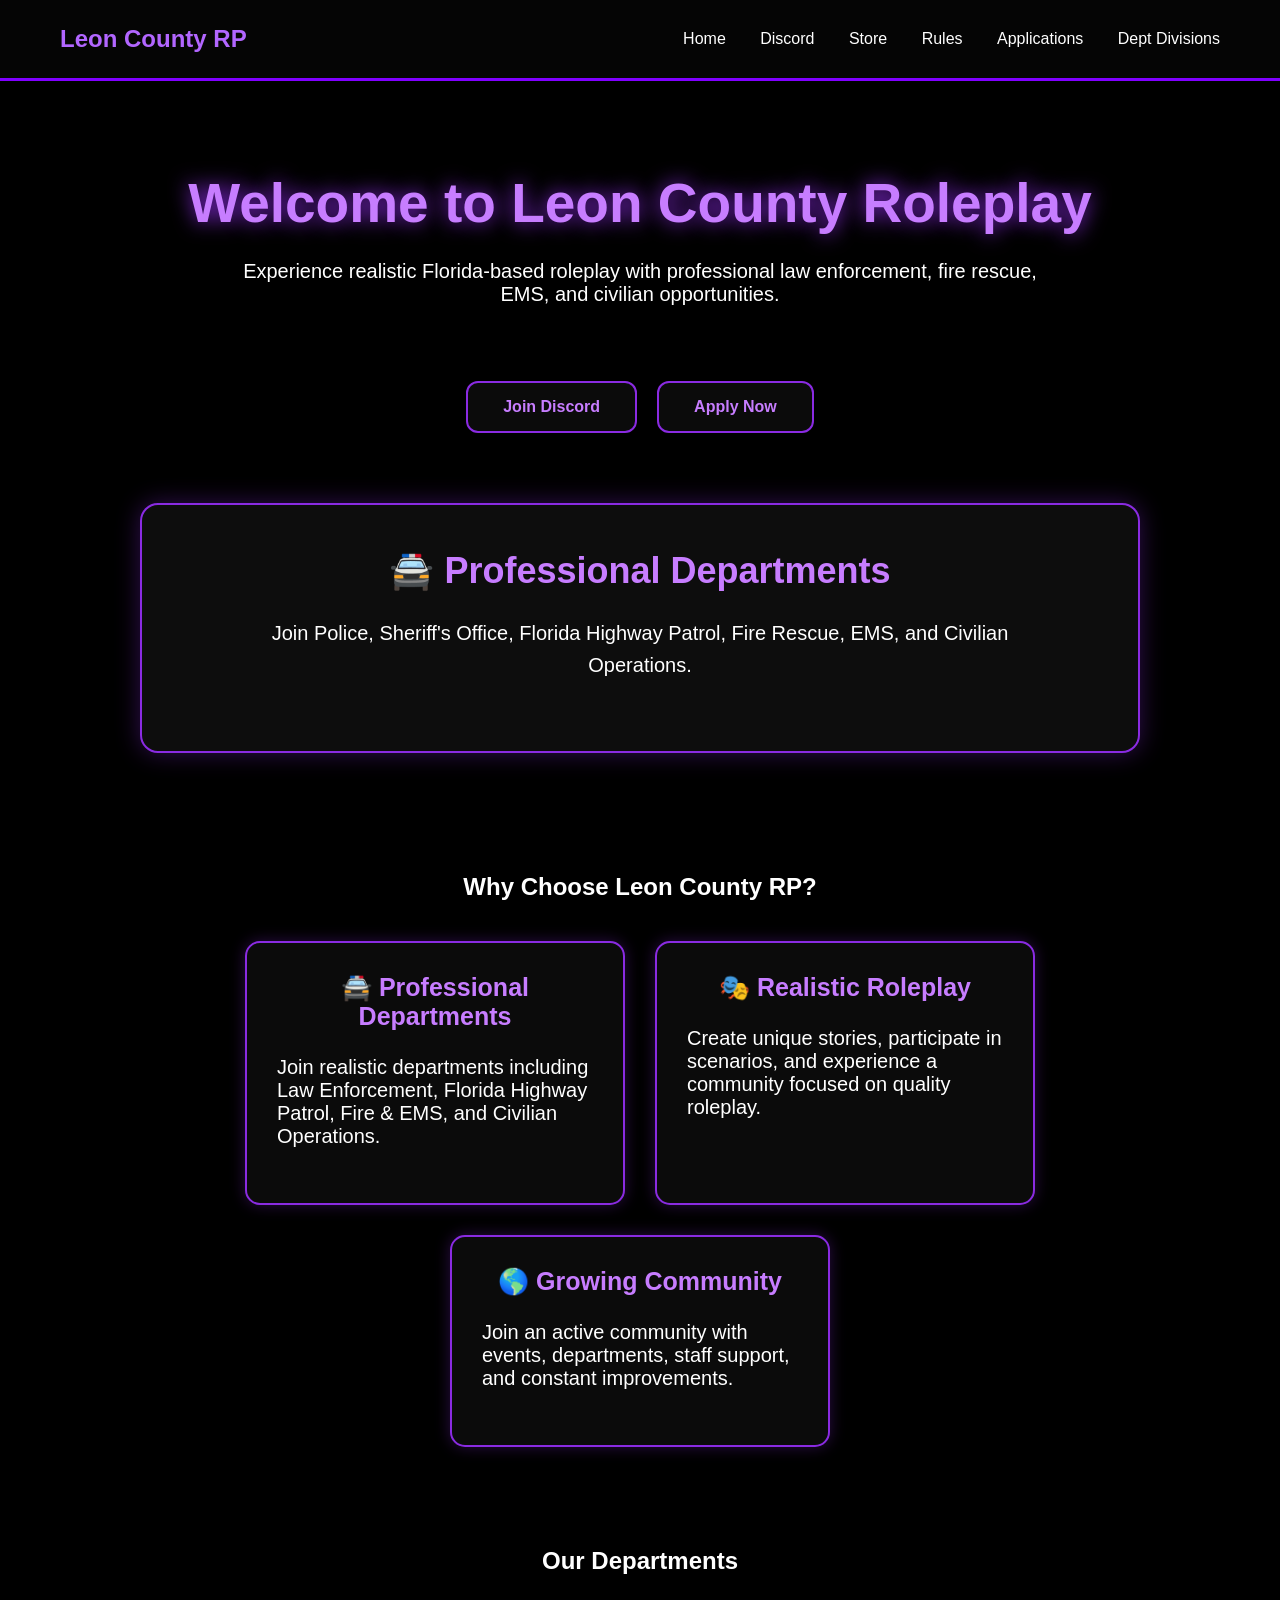
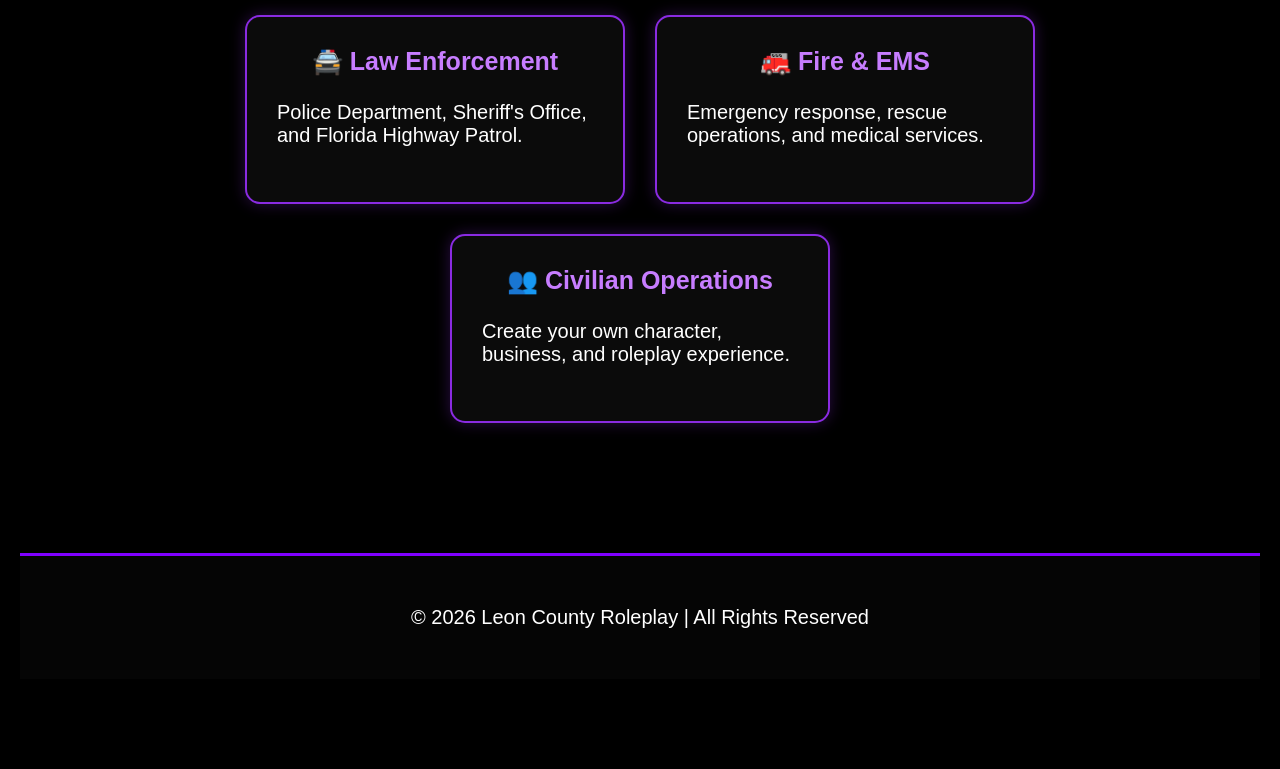
<file: index.html>
<!DOCTYPE html>
<html lang="en">

<head>
<link rel="icon" type="image/png" href="LeonCountyRPImage.png">
    
<meta charset="UTF-8">
<meta name="viewport" content="width=device-width, initial-scale=1.0">

<title>Leon County Roleplay</title>

<link rel="stylesheet" href="style.css">

</head>


<body>


<!-- NAVBAR -->

<nav class="navbar">

    <h1>Leon County RP</h1>

<div class="nav-links">

<a href="index.html">Home</a>

<a href="https://discord.gg/XZbQ9eDGBN" target="_blank">Discord</a>

<a href="store.html">Store</a>

<a href="rules.html">Rules</a>

<a href="applications.html">Applications</a>

<a href="divisions.html">Dept Divisions</a>

</div>

</nav>



<section class="hero">

    <h1>Welcome to Leon County Roleplay</h1>

    <p>
        Experience realistic Florida-based roleplay with professional law enforcement,
        fire rescue, EMS, and civilian opportunities.
    </p>

    <div class="hero-buttons">

        <a href="https://discord.gg/XZbQ9eDGBN" target="_blank" class="main-button">
            Join Discord
        </a>

        <a href="applications.html" class="main-button">
            Apply Now
        </a>

    </div>

<section class="info-banner">

    <div class="info-content">

        <h2 id="bannerTitle">🚔 Professional Departments</h2>

        <p id="bannerText">
            Join Police, Sheriff's Office, Florida Highway Patrol, Fire Rescue, EMS, and Civilian Operations.
        </p>

    </div>

</section>
<section class="division-page">

<h2>Why Choose Leon County RP?</h2>


<div class="division-container">


<div class="division-card">

<h3>🚔 Professional Departments</h3>

<p>
Join realistic departments including Law Enforcement,
Florida Highway Patrol, Fire & EMS, and Civilian Operations.
</p>

</div>



<div class="division-card">

<h3>🎭 Realistic Roleplay</h3>

<p>
Create unique stories, participate in scenarios, and experience
a community focused on quality roleplay.
</p>

</div>



<div class="division-card">

<h3>🌎 Growing Community</h3>

<p>
Join an active community with events, departments,
staff support, and constant improvements.
</p>

</div>


</div>

</section>





<section class="division-page">

<h2>Our Departments</h2>


<div class="division-container">


<div class="division-card">

<h3>🚔 Law Enforcement</h3>

<p>
Police Department, Sheriff's Office, and Florida Highway Patrol.
</p>

</div>



<div class="division-card">

<h3>🚒 Fire & EMS</h3>

<p>
Emergency response, rescue operations, and medical services.
</p>

</div>



<div class="division-card">

<h3>👥 Civilian Operations</h3>

<p>
Create your own character, business, and roleplay experience.
</p>

</div>


</div>

</section>



<!-- FOOTER -->


<footer>

<p>
© 2026 Leon County Roleplay | All Rights Reserved
</p>

</footer>



</body>

</html>
</file>
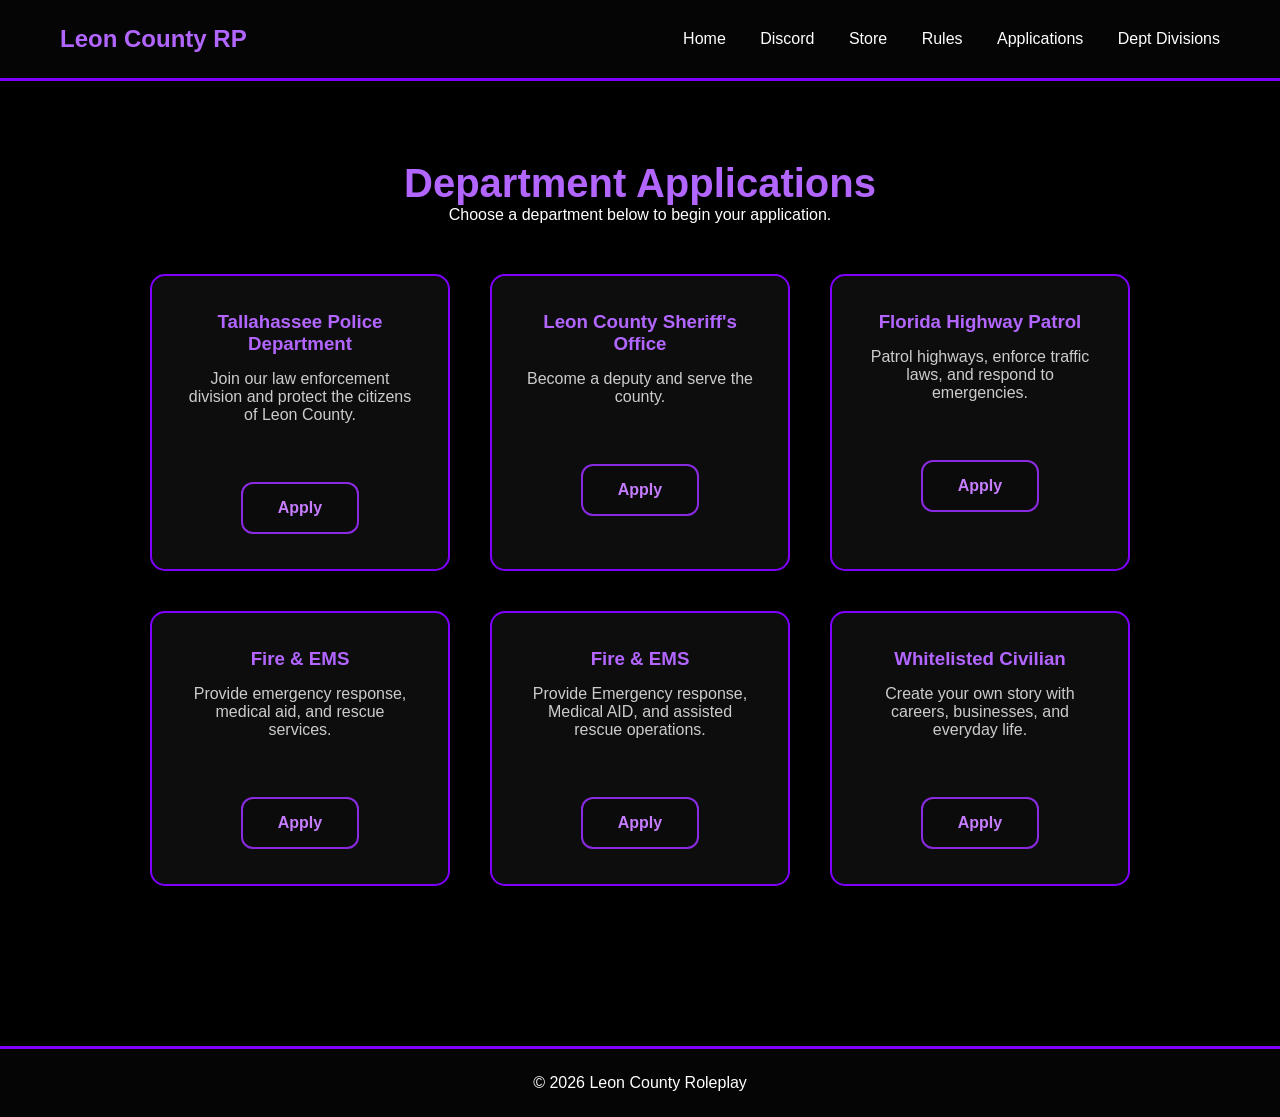
<file: applications.html>
<!DOCTYPE html>
<html lang="en">

<head>
<link rel="icon" type="image/png" href="LeonCountyRPImage.png">
    
<meta charset="UTF-8">
<meta name="viewport" content="width=device-width, initial-scale=1.0">

<title>Applications | Leon County RP</title>

<link rel="stylesheet" href="style.css">

</head>


<body>



<nav class="navbar">

    <h1>Leon County RP</h1>

<div class="nav-links">

<a href="index.html">Home</a>

<a href="https://discord.gg/XZbQ9eDGBN" target="_blank">Discord</a>

<a href="store.html">Store</a>

<a href="rules.html">Rules</a>

<a href="applications.html">Applications</a>

<a href="divisions.html">Dept Divisions</a>

</div>

</nav>




<section class="departments">


<h2>Department Applications</h2>

<p>
Choose a department below to begin your application.
</p>



<div class="cards">



<!-- POLICE -->

<div class="card">

<h3>Tallahassee Police Department</h3>

<p>
Join our law enforcement division and protect the citizens of Leon County.
</p>

<br>

<a class="main-button" href="applications/police.html">
Apply
</a>

</div>




<!-- SHERIFF -->

<div class="card">

<h3>Leon County Sheriff's Office</h3>

<p>
Become a deputy and serve the county.
</p>

<br>

<a class="main-button" href="applications/sheriff.html">
Apply
</a>

</div>




<!-- STATE TROOPER -->

<div class="card">

<h3>Florida Highway Patrol</h3>

<p>
Patrol highways, enforce traffic laws, and respond to emergencies.
</p>

<br>

<a class="main-button" href="applications/trooper.html">
Apply
</a>

</div>




<!-- FIRE -->

<div class="card">

<h3>Fire & EMS</h3>

<p>
Provide emergency response, medical aid, and rescue services.
</p>

<br>

<a class="main-button" href="applications/fire.html">
Apply
</a>

</div>




<!-- EMS -->

<div class="card">

<h3>Fire & EMS</h3>

<p>
Provide Emergency response, Medical AID, and assisted rescue operations.
</p>

<br>

<a class="main-button" href="applications/ems.html">
Apply
</a>

</div>



    
<!-- CERT CIVILIAN -->

<div class="card">

<h3>Whitelisted Civilian</h3>

<p>
Create your own story with careers, businesses, and everyday life.
</p>

<br>

<a class="main-button" href="applications/civilian.html">
Apply
</a>

</div>



</div>


</section>




<footer>

<p>
© 2026 Leon County Roleplay
</p>

</footer>



</body>

</html>
</file>
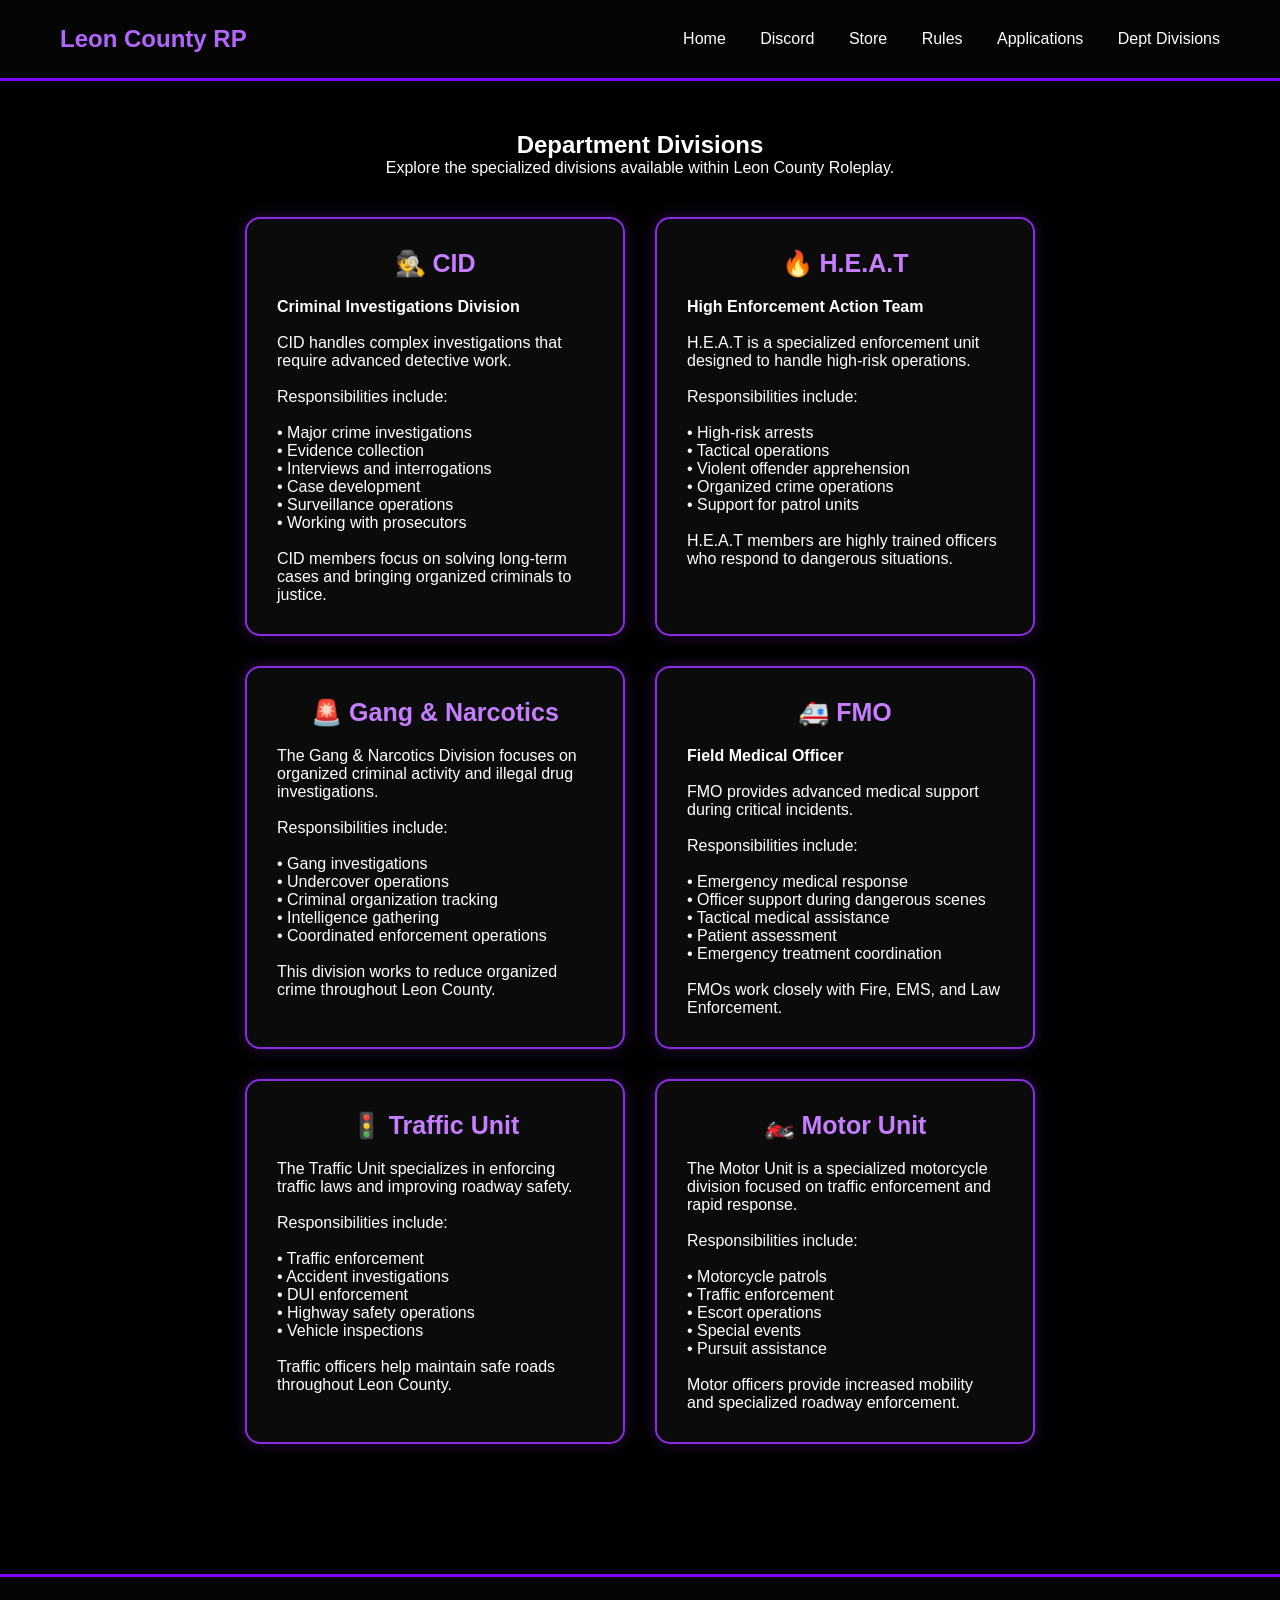
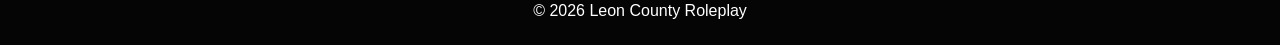
<file: divisions.html>
<!DOCTYPE html>
<html lang="en">

<head>
<link rel="icon" type="image/png" href="LeonCountyRPImage.png">
  
<meta charset="UTF-8">
<meta name="viewport" content="width=device-width, initial-scale=1.0">

<title>Department Divisions | Leon County RP</title>

<link rel="stylesheet" href="style.css">

</head>


<body>


<nav class="navbar">

<h1>Leon County RP</h1>

<div class="nav-links">

<a href="index.html">Home</a>

<a href="https://discord.gg/XZbQ9eDGBN" target="_blank">Discord</a>

<a href="store.html">Store</a>

<a href="rules.html">Rules</a>

<a href="applications.html">Applications</a>

<a href="divisions.html">Dept Divisions</a>

</div>

</nav>




<section class="division-page">


<h2>Department Divisions</h2>

<p>
Explore the specialized divisions available within Leon County Roleplay.
</p>




<div class="division-container">



<div class="division-card">

<h3>🕵️ CID</h3>

<p>

<strong>Criminal Investigations Division</strong><br><br>

CID handles complex investigations that require advanced detective work.<br><br>

Responsibilities include:<br><br>

• Major crime investigations<br>
• Evidence collection<br>
• Interviews and interrogations<br>
• Case development<br>
• Surveillance operations<br>
• Working with prosecutors<br><br>

CID members focus on solving long-term cases and bringing organized criminals to justice.

</p>

</div>




<div class="division-card">

<h3>🔥 H.E.A.T</h3>

<p>

<strong>High Enforcement Action Team</strong><br><br>

H.E.A.T is a specialized enforcement unit designed to handle high-risk operations.<br><br>

Responsibilities include:<br><br>

• High-risk arrests<br>
• Tactical operations<br>
• Violent offender apprehension<br>
• Organized crime operations<br>
• Support for patrol units<br><br>

H.E.A.T members are highly trained officers who respond to dangerous situations.

</p>

</div>




<div class="division-card">

<h3>🚨 Gang & Narcotics</h3>

<p>

The Gang & Narcotics Division focuses on organized criminal activity and illegal drug investigations.<br><br>

Responsibilities include:<br><br>

• Gang investigations<br>
• Undercover operations<br>
• Criminal organization tracking<br>
• Intelligence gathering<br>
• Coordinated enforcement operations<br><br>

This division works to reduce organized crime throughout Leon County.

</p>

</div>




<div class="division-card">

<h3>🚑 FMO</h3>

<p>

<strong>Field Medical Officer</strong><br><br>

FMO provides advanced medical support during critical incidents.<br><br>

Responsibilities include:<br><br>

• Emergency medical response<br>
• Officer support during dangerous scenes<br>
• Tactical medical assistance<br>
• Patient assessment<br>
• Emergency treatment coordination<br><br>

FMOs work closely with Fire, EMS, and Law Enforcement.

</p>

</div>




<div class="division-card">

<h3>🚦 Traffic Unit</h3>

<p>

The Traffic Unit specializes in enforcing traffic laws and improving roadway safety.<br><br>

Responsibilities include:<br><br>

• Traffic enforcement<br>
• Accident investigations<br>
• DUI enforcement<br>
• Highway safety operations<br>
• Vehicle inspections<br><br>

Traffic officers help maintain safe roads throughout Leon County.

</p>

</div>




<div class="division-card">

<h3>🏍️ Motor Unit</h3>

<p>

The Motor Unit is a specialized motorcycle division focused on traffic enforcement and rapid response.<br><br>

Responsibilities include:<br><br>

• Motorcycle patrols<br>
• Traffic enforcement<br>
• Escort operations<br>
• Special events<br>
• Pursuit assistance<br><br>

Motor officers provide increased mobility and specialized roadway enforcement.

</p>

</div>



</div>


</section>




<footer>

<p>
© 2026 Leon County Roleplay
</p>

</footer>



</body>

</html>
</file>
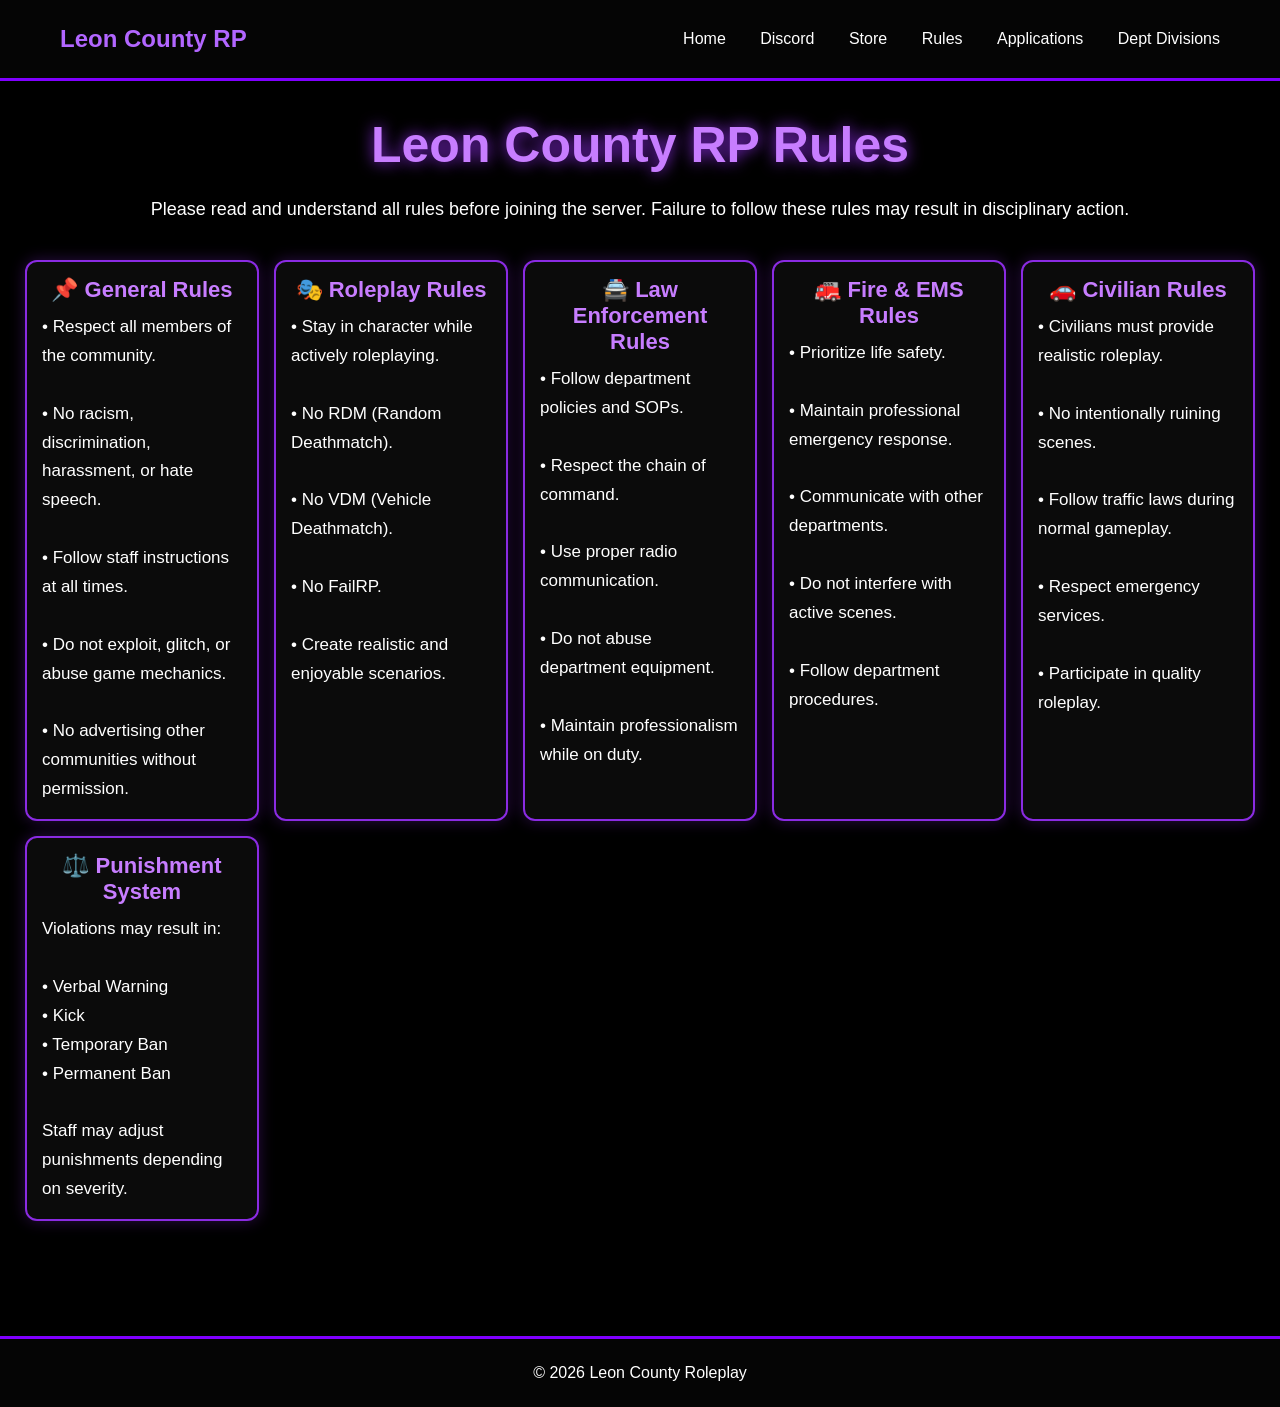
<file: rules.html>
<!DOCTYPE html>
<html lang="en">

<head>
<title>Leon County RP | Rules</title>
<link rel="stylesheet" href="style.css">
<link rel="icon" type="image/png" href="LeonCountyRPImage.png">
<meta charset="UTF-8">
<meta name="viewport" content="width=device-width, initial-scale=1.0">

</head>


<body>


<nav class="navbar">

<h1>Leon County RP</h1>

<div class="nav-links">

<a href="index.html">Home</a>

<a href="https://discord.gg/XZbQ9eDGBN" target="_blank">Discord</a>

<a href="store.html">Store</a>

<a href="rules.html">Rules</a>

<a href="applications.html">Applications</a>

<a href="divisions.html">Dept Divisions</a>

</div>

</nav>




<section class="rules-page">


<h2>Leon County RP Rules</h2>

<p>
Please read and understand all rules before joining the server.
Failure to follow these rules may result in disciplinary action.
</p>



<div class="rules-grid">



<div class="rules-card">

<h3>📌 General Rules</h3>

<p>

• Respect all members of the community.<br><br>

• No racism, discrimination, harassment, or hate speech.<br><br>

• Follow staff instructions at all times.<br><br>

• Do not exploit, glitch, or abuse game mechanics.<br><br>

• No advertising other communities without permission.

</p>

</div>




<div class="rules-card">

<h3>🎭 Roleplay Rules</h3>

<p>

• Stay in character while actively roleplaying.<br><br>

• No RDM (Random Deathmatch).<br><br>

• No VDM (Vehicle Deathmatch).<br><br>

• No FailRP.<br><br>

• Create realistic and enjoyable scenarios.

</p>

</div>




<div class="rules-card">

<h3>🚔 Law Enforcement Rules</h3>

<p>

• Follow department policies and SOPs.<br><br>

• Respect the chain of command.<br><br>

• Use proper radio communication.<br><br>

• Do not abuse department equipment.<br><br>

• Maintain professionalism while on duty.

</p>

</div>




<div class="rules-card">

<h3>🚒 Fire & EMS Rules</h3>

<p>

• Prioritize life safety.<br><br>

• Maintain professional emergency response.<br><br>

• Communicate with other departments.<br><br>

• Do not interfere with active scenes.<br><br>

• Follow department procedures.

</p>

</div>




<div class="rules-card">

<h3>🚗 Civilian Rules</h3>

<p>

• Civilians must provide realistic roleplay.<br><br>

• No intentionally ruining scenes.<br><br>

• Follow traffic laws during normal gameplay.<br><br>

• Respect emergency services.<br><br>

• Participate in quality roleplay.

</p>

</div>




<div class="rules-card">

<h3>⚖️ Punishment System</h3>

<p>

Violations may result in:<br><br>

• Verbal Warning<br>
• Kick<br>
• Temporary Ban<br>
• Permanent Ban<br><br>

Staff may adjust punishments depending on severity.

</p>

</div>



</div>


</section>




<footer>

<p>
© 2026 Leon County Roleplay
</p>

</footer>

</body>

</html>
</file>
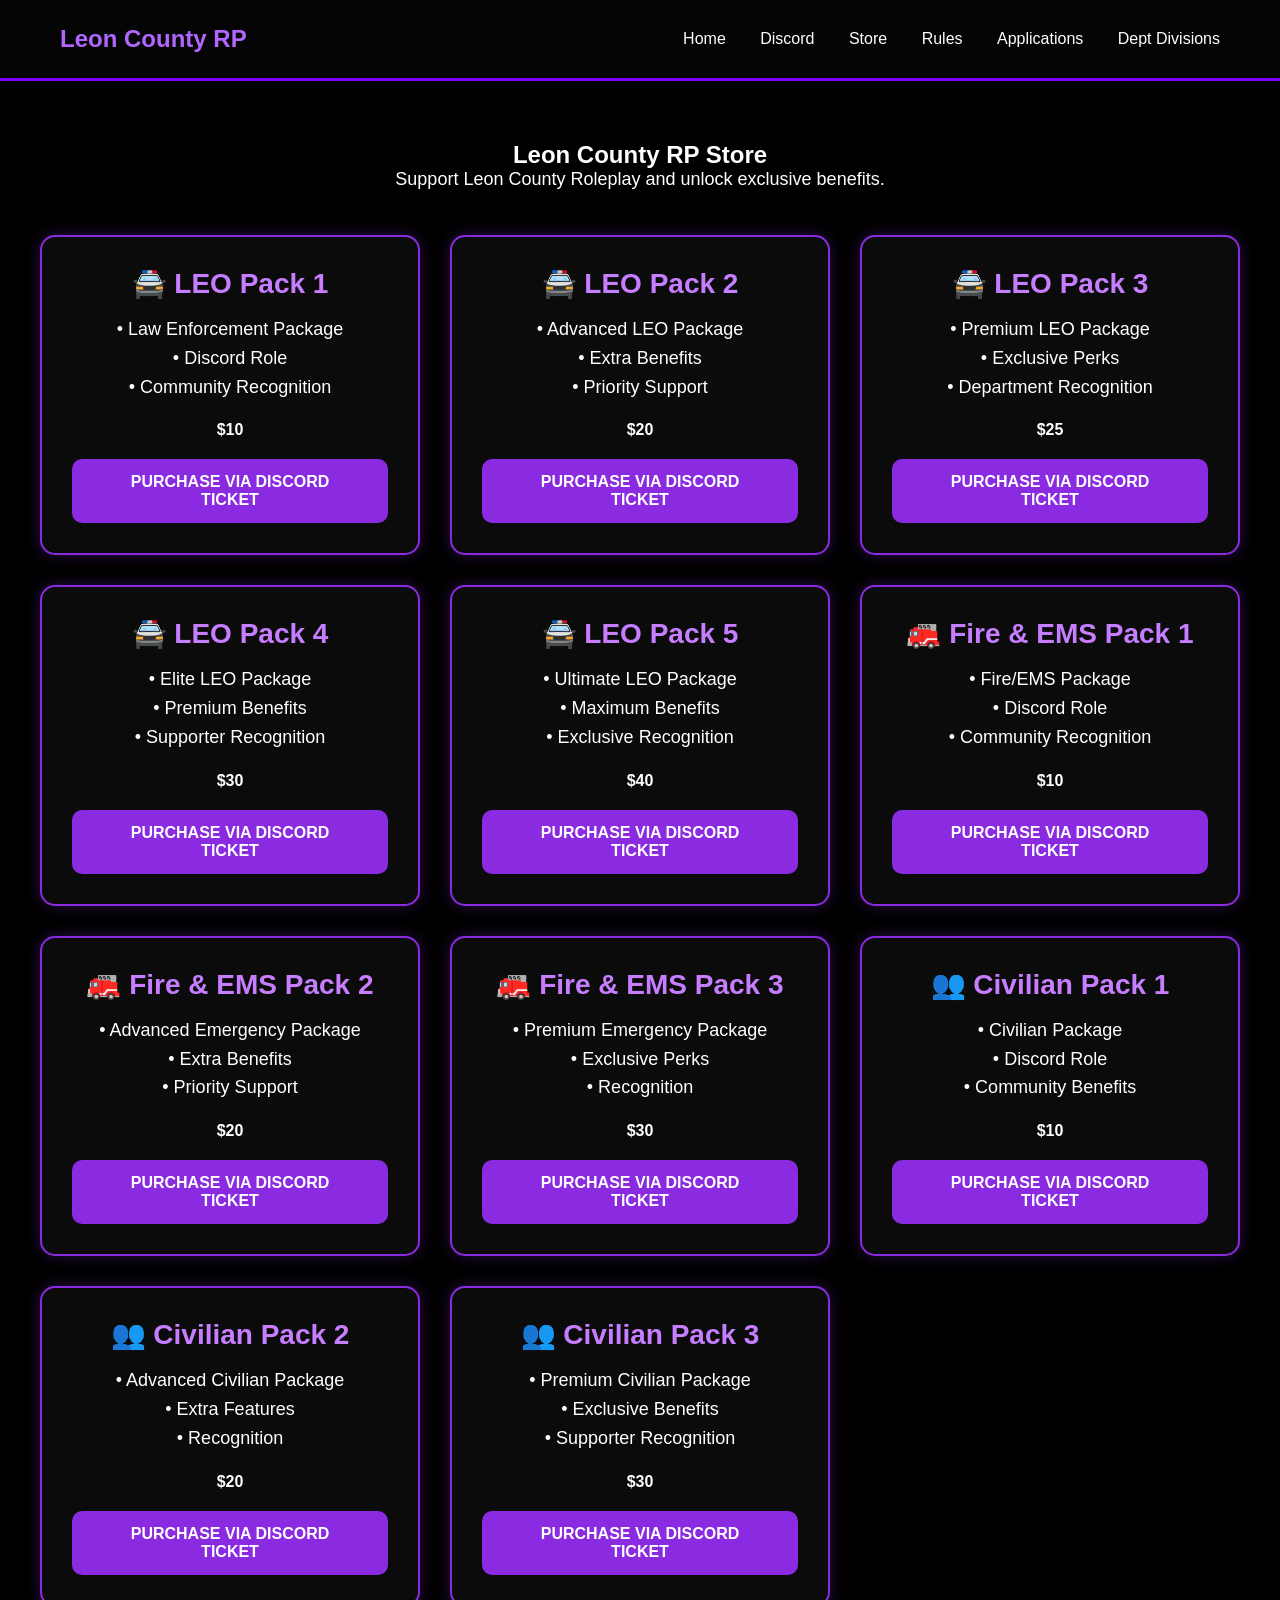
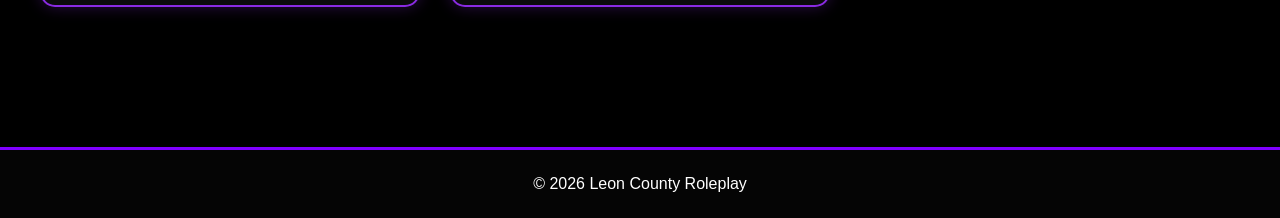
<file: store.html>
<!DOCTYPE html>
<html lang="en">

<head>
<link rel="icon" type="image/png" href="LeonCountyRPImage.png">
<link rel="stylesheet" href="style.css">
<meta charset="UTF-8">
<meta name="viewport" content="width=device-width, initial-scale=1.0">

<title>Store | Leon County RP</title>

</head>


<body>


<nav class="navbar">

<h1>Leon County RP</h1>

<div class="nav-links">

<a href="index.html">Home</a>

<a href="https://discord.gg/XZbQ9eDGBN" target="_blank">Discord</a>

<a href="store.html">Store</a>

<a href="rules.html">Rules</a>

<a href="applications.html">Applications</a>

<a href="divisions.html">Dept Divisions</a>

</div>

</nav>




<section class="store-page">


<h2>Leon County RP Store</h2>

<p>
Support Leon County Roleplay and unlock exclusive benefits.
</p>




<div class="store-grid">



<!-- LEO PACKS -->


<div class="store-card">

<h3>🚔 LEO Pack 1</h3>

<p>
• Law Enforcement Package<br>
• Discord Role<br>
• Community Recognition
</p>

<h4>$10</h4>

<a href="https://discord.gg/XZbQ9eDGBN" target="_blank" class="store-button">
PURCHASE VIA DISCORD TICKET
</a>

</div>




<div class="store-card">

<h3>🚔 LEO Pack 2</h3>

<p>
• Advanced LEO Package<br>
• Extra Benefits<br>
• Priority Support
</p>

<h4>$20</h4>

<a href="https://discord.gg/XZbQ9eDGBN" target="_blank" class="store-button">
PURCHASE VIA DISCORD TICKET
</a>

</div>




<div class="store-card">

<h3>🚔 LEO Pack 3</h3>

<p>
• Premium LEO Package<br>
• Exclusive Perks<br>
• Department Recognition
</p>

<h4>$25</h4>

<a href="https://discord.gg/XZbQ9eDGBN" target="_blank" class="store-button">
PURCHASE VIA DISCORD TICKET
</a>

</div>




<div class="store-card">

<h3>🚔 LEO Pack 4</h3>

<p>
• Elite LEO Package<br>
• Premium Benefits<br>
• Supporter Recognition
</p>

<h4>$30</h4>

<a href="https://discord.gg/XZbQ9eDGBN" target="_blank" class="store-button">
PURCHASE VIA DISCORD TICKET
</a>

</div>




<div class="store-card">

<h3>🚔 LEO Pack 5</h3>

<p>
• Ultimate LEO Package<br>
• Maximum Benefits<br>
• Exclusive Recognition
</p>

<h4>$40</h4>

<a href="https://discord.gg/XZbQ9eDGBN" target="_blank" class="store-button">
PURCHASE VIA DISCORD TICKET
</a>

</div>






<!-- FIRE EMS -->


<div class="store-card">

<h3>🚒 Fire & EMS Pack 1</h3>

<p>
• Fire/EMS Package<br>
• Discord Role<br>
• Community Recognition
</p>

<h4>$10</h4>

<a href="https://discord.gg/XZbQ9eDGBN" target="_blank" class="store-button">
PURCHASE VIA DISCORD TICKET
</a>

</div>




<div class="store-card">

<h3>🚒 Fire & EMS Pack 2</h3>

<p>
• Advanced Emergency Package<br>
• Extra Benefits<br>
• Priority Support
</p>

<h4>$20</h4>

<a href="https://discord.gg/XZbQ9eDGBN" target="_blank" class="store-button">
PURCHASE VIA DISCORD TICKET
</a>

</div>




<div class="store-card">

<h3>🚒 Fire & EMS Pack 3</h3>

<p>
• Premium Emergency Package<br>
• Exclusive Perks<br>
• Recognition
</p>

<h4>$30</h4>

<a href="https://discord.gg/XZbQ9eDGBN" target="_blank" class="store-button">
PURCHASE VIA DISCORD TICKET
</a>

</div>






<!-- CIVILIAN -->


<div class="store-card">

<h3>👥 Civilian Pack 1</h3>

<p>
• Civilian Package<br>
• Discord Role<br>
• Community Benefits
</p>

<h4>$10</h4>

<a href="https://discord.gg/XZbQ9eDGBN" target="_blank" class="store-button">
PURCHASE VIA DISCORD TICKET
</a>

</div>




<div class="store-card">

<h3>👥 Civilian Pack 2</h3>

<p>
• Advanced Civilian Package<br>
• Extra Features<br>
• Recognition
</p>

<h4>$20</h4>

<a href="https://discord.gg/XZbQ9eDGBN" target="_blank" class="store-button">
PURCHASE VIA DISCORD TICKET
</a>

</div>




<div class="store-card">

<h3>👥 Civilian Pack 3</h3>

<p>
• Premium Civilian Package<br>
• Exclusive Benefits<br>
• Supporter Recognition
</p>

<h4>$30</h4>

<a href="https://discord.gg/XZbQ9eDGBN" target="_blank" class="store-button">
PURCHASE VIA DISCORD TICKET
</a>

</div>



</div>


</section>




<footer>

<p>
© 2026 Leon County Roleplay
</p>

</footer>


</body>

</html>
</file>
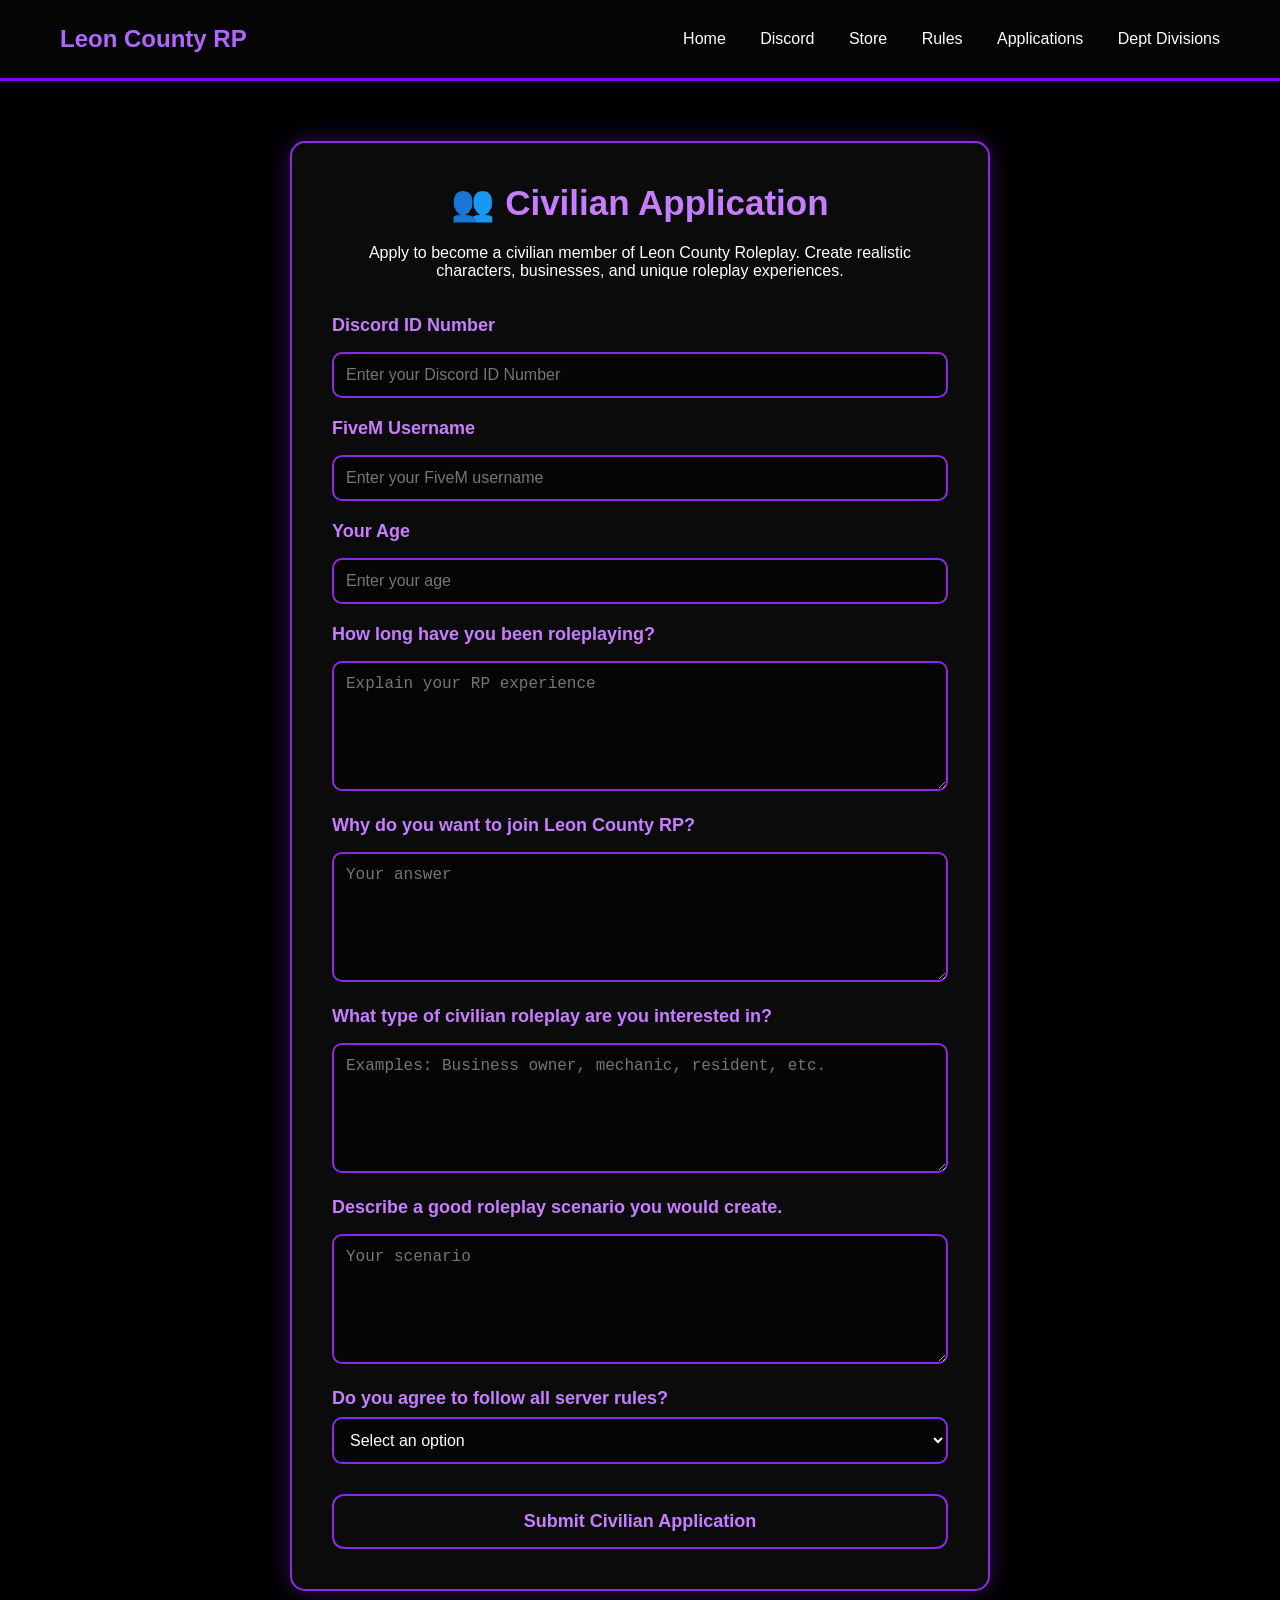
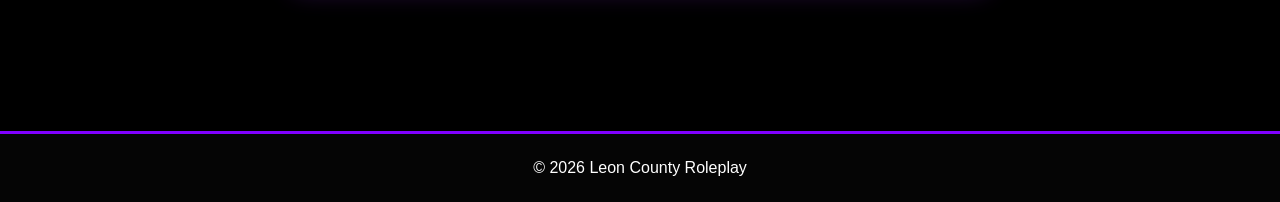
<file: applications/civilian.html>
<!DOCTYPE html>
<html lang="en">

<head>

<meta charset="UTF-8">

<meta name="viewport" content="width=device-width, initial-scale=1.0">

<title>Sheriff Application | Leon County RP</title>

<link rel="stylesheet" href="../style.css">

<link rel="icon" type="image/png" href="../LeonCountyRPImage.png">

</head>


<body>


<nav class="navbar">

<h1>Leon County RP</h1>

<div class="nav-links">

<a href="../index.html">Home</a>

<a href="https://discord.gg/XZbQ9eDGBN" target="_blank">Discord</a>

<a href="../store.html">Store</a>

<a href="../rules.html">Rules</a>

<a href="../applications.html">Applications</a>

<a href="../divisions.html">Dept Divisions</a>

</div>

</nav>




<section class="application-page">


<div class="application-box">


<h2>👥 Civilian Application</h2>

<p>
Apply to become a civilian member of Leon County Roleplay.
Create realistic characters, businesses, and unique roleplay experiences.
</p>



<form id="applicationForm">
<input type="hidden" name="type" value="Civilian">

<label>Discord ID Number</label>
<input
name="Discord ID"
type="text"
placeholder="Enter your Discord ID Number">

<label>FiveM Username</label>
<input
name="FiveM Username"
type="text"
placeholder="Enter your FiveM username">

<label>Your Age</label>
<input
name="Age"
type="number"
placeholder="Enter your age">

<label>How long have you been roleplaying?</label>
<textarea
name="RP Experience"
placeholder="Explain your RP experience"></textarea>

<label>Why do you want to join Leon County RP?</label>
<textarea
name="Reason For Joining"
placeholder="Your answer"></textarea>

<label>What type of civilian roleplay are you interested in?</label>
<textarea
name="Roleplay Interest"
placeholder="Examples: Business owner, mechanic, resident, etc."></textarea>

<label>Describe a good roleplay scenario you would create.</label>
<textarea
name="Scenario"
placeholder="Your scenario"></textarea>

<label>Do you agree to follow all server rules?</label>
<select name="Rules Agreement">
    <option>Select an option</option>
    <option>Yes</option>
    <option>No</option>
</select>


<button type="submit">
Submit Civilian Application
</button>


</form>


</div>


</section>



<footer>

<p>
© 2026 Leon County Roleplay
</p>

</footer>

<script src="../script.js"></script>
  
</body>

</html>
</file>
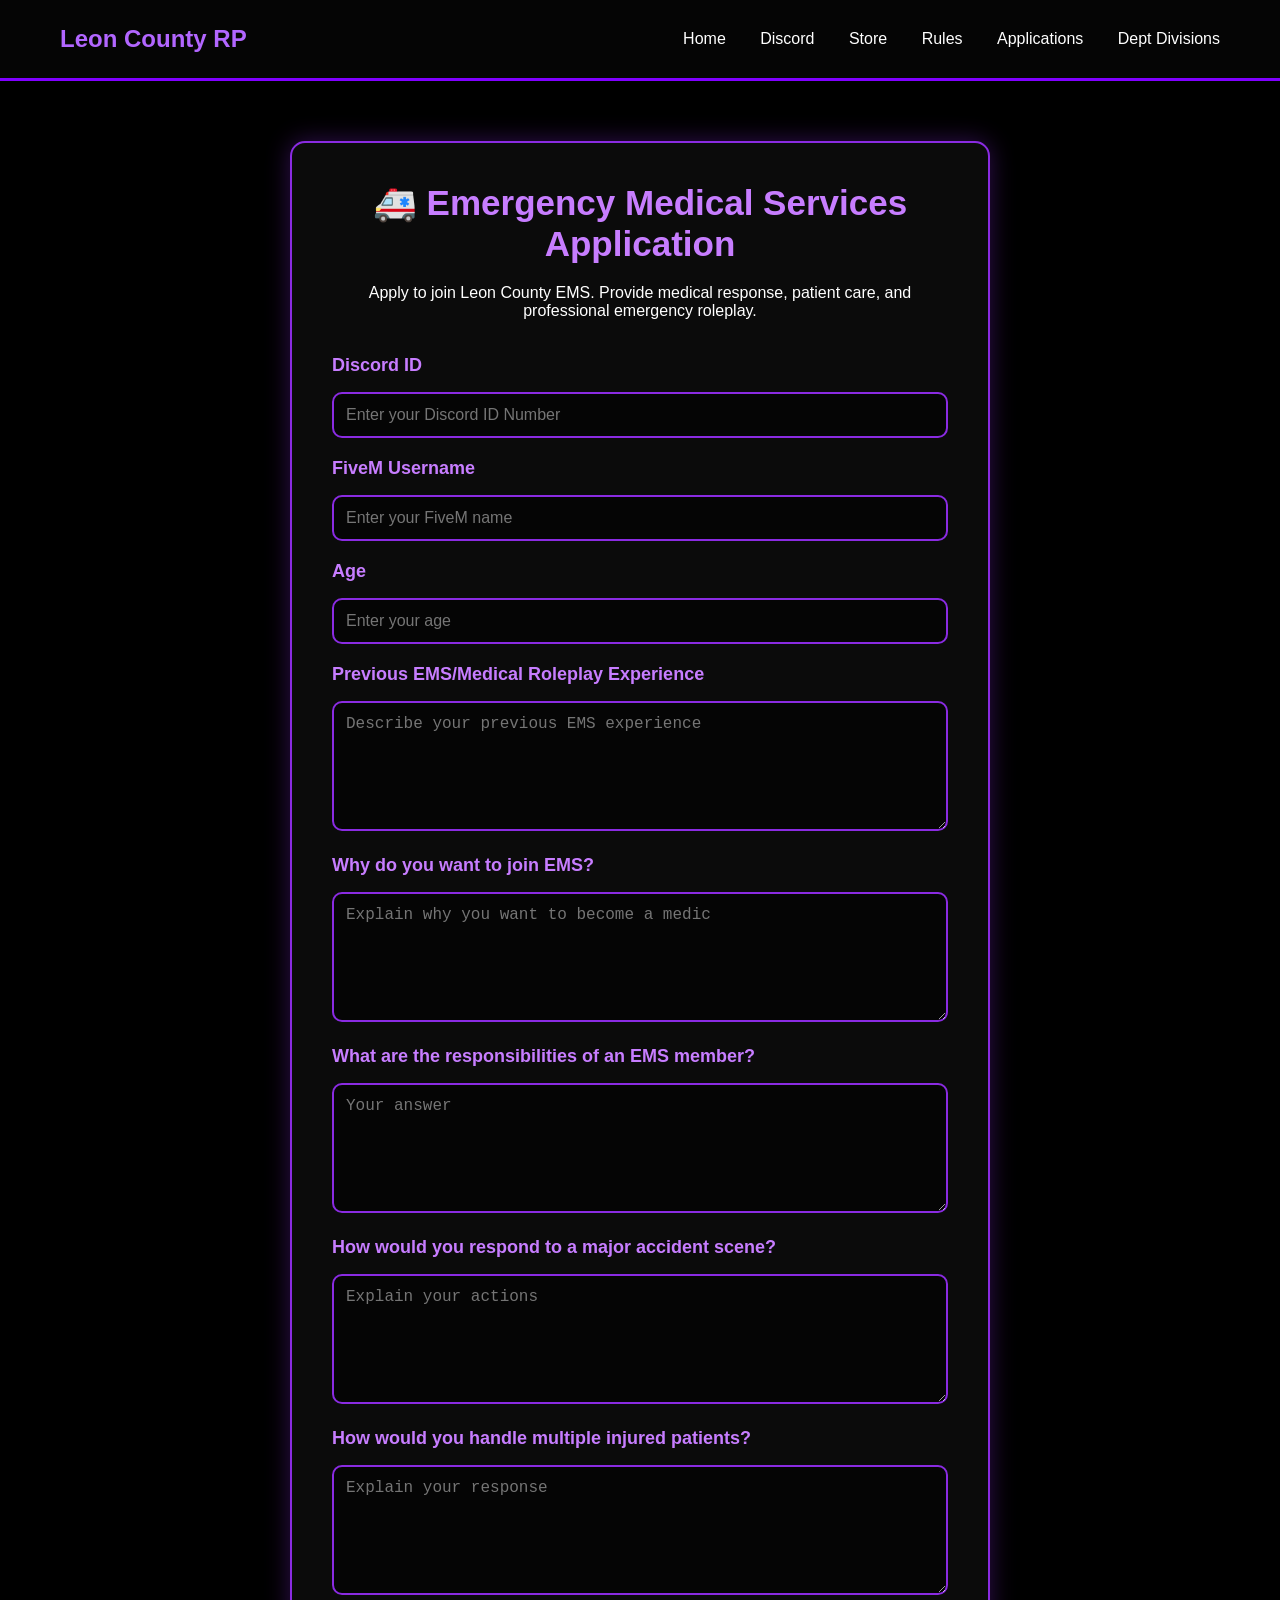
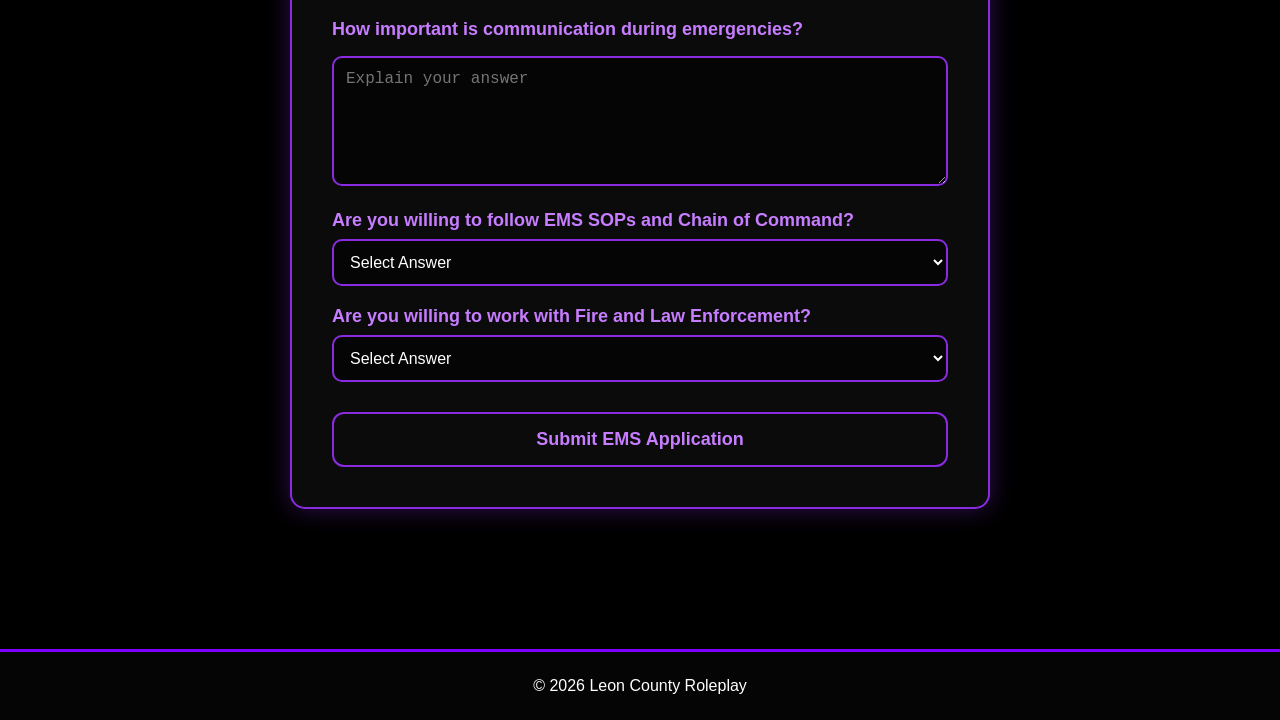
<file: applications/ems.html>
<!DOCTYPE html>
<html lang="en">

<head>

<meta charset="UTF-8">

<meta name="viewport" content="width=device-width, initial-scale=1.0">

<title>Sheriff Application | Leon County RP</title>

<link rel="stylesheet" href="../style.css">

<link rel="icon" type="image/png" href="../LeonCountyRPImage.png">

</head>


<body>


<nav class="navbar">

<h1>Leon County RP</h1>

<div class="nav-links">

<a href="../index.html">Home</a>

<a href="https://discord.gg/XZbQ9eDGBN" target="_blank">Discord</a>

<a href="../store.html">Store</a>

<a href="../rules.html">Rules</a>

<a href="../applications.html">Applications</a>

<a href="../divisions.html">Dept Divisions</a>

</div>

</nav>




<section class="application-page">


<div class="application-box">


<h2>🚑 Emergency Medical Services Application</h2>

<p>
Apply to join Leon County EMS.
Provide medical response, patient care, and professional emergency roleplay.
</p>




<form id="applicationForm">
<input type="hidden" name="type" value="EMS">


<label>Discord ID</label>

<input 
name="Discord ID Number"
type="text"
placeholder="Enter your Discord ID Number"
>



<label>FiveM Username</label>

<input 
name="FiveM Username"
type="text"
placeholder="Enter your FiveM name"
>



<label>Age</label>

<input 
name="Age"
type="number"
placeholder="Enter your age"
>



<label>Previous EMS/Medical Roleplay Experience</label>

<textarea
name="EMS Experience"
placeholder="Describe your previous EMS experience">
</textarea>



<label>Why do you want to join EMS?</label>

<textarea
name="Reason For Joining"
placeholder="Explain why you want to become a medic">
</textarea>



<label>What are the responsibilities of an EMS member?</label>

<textarea
name="EMS Responsibilities"
placeholder="Your answer">
</textarea>



<label>How would you respond to a major accident scene?</label>

<textarea
name="Emergency Scenario"
placeholder="Explain your actions">
</textarea>



<label>How would you handle multiple injured patients?</label>

<textarea
name="Multiple Patients"
placeholder="Explain your response">
</textarea>



<label>How important is communication during emergencies?</label>

<textarea
name="Communication"
placeholder="Explain your answer">
</textarea>



<label>Are you willing to follow EMS SOPs and Chain of Command?</label>

<select name="SOP Agreement">

<option>Select Answer</option>

<option>Yes</option>

<option>No</option>

</select>



<label>Are you willing to work with Fire and Law Enforcement?</label>

<select name="Department Cooperation">

<option>Select Answer</option>

<option>Yes</option>

<option>No</option>

</select>




<button type="submit">
Submit EMS Application
</button>



</form>


</div>


</section>




<footer>

<p>
© 2026 Leon County Roleplay
</p>

</footer>



<script src="../script.js"></script>


</body>

</html>
</file>
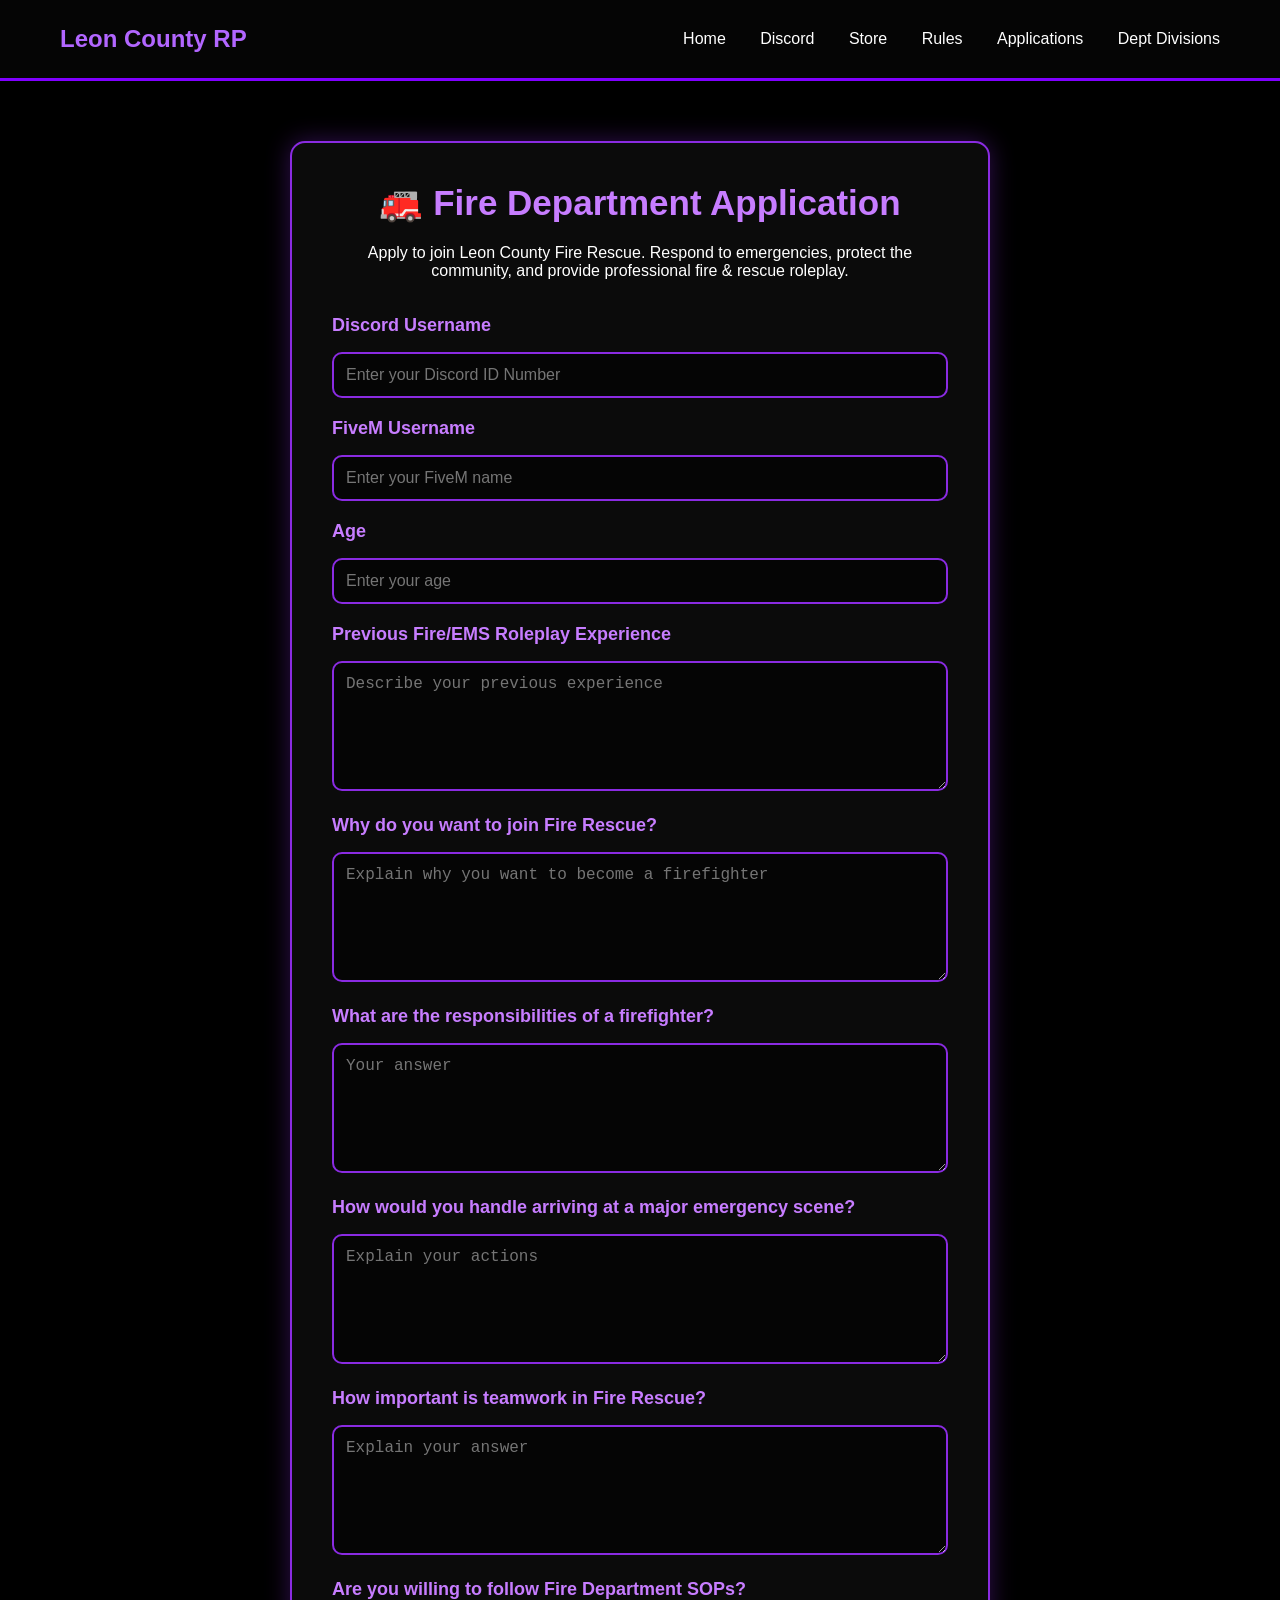
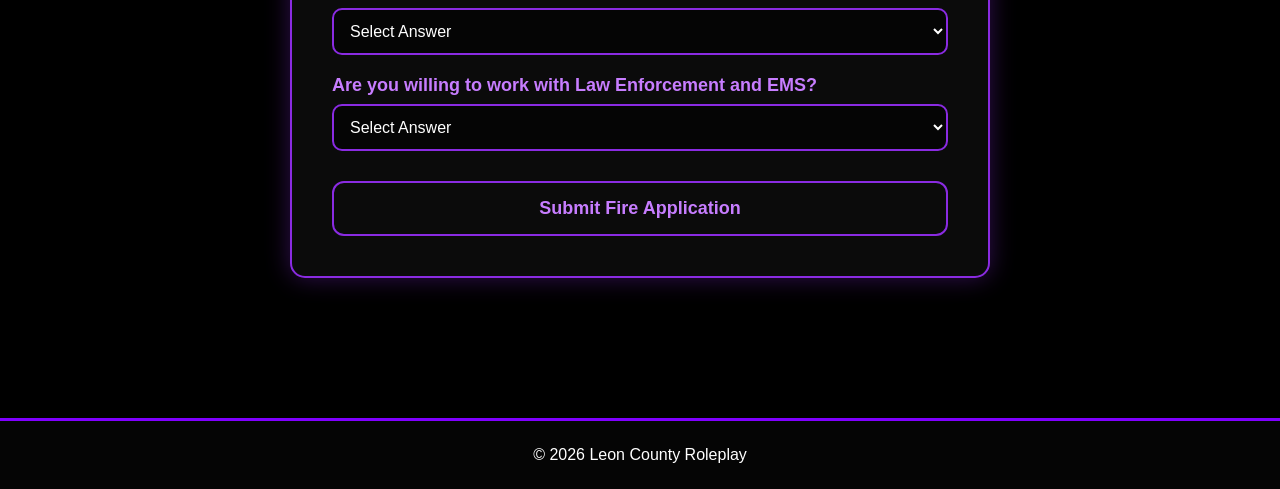
<file: applications/fire.html>
<!DOCTYPE html>
<html lang="en">

<head>

<meta charset="UTF-8">

<meta name="viewport" content="width=device-width, initial-scale=1.0">

<title>Sheriff Application | Leon County RP</title>

<link rel="stylesheet" href="../style.css">

<link rel="icon" type="image/png" href="../LeonCountyRPImage.png">

</head>


<body>


<nav class="navbar">

<h1>Leon County RP</h1>

<div class="nav-links">

<a href="../index.html">Home</a>

<a href="https://discord.gg/XZbQ9eDGBN" target="_blank">Discord</a>

<a href="../store.html">Store</a>

<a href="../rules.html">Rules</a>

<a href="../applications.html">Applications</a>

<a href="../divisions.html">Dept Divisions</a>

</div>

</nav>




<section class="application-page">


<div class="application-box">


<h2>🚒 Fire Department Application</h2>

<p>
Apply to join Leon County Fire Rescue.
Respond to emergencies, protect the community, and provide professional fire & rescue roleplay.
</p>




<form id="applicationForm">
<input type="hidden" name="type" value="Fire">


<label>Discord Username</label>

<input 
name="Discord ID Number"
type="text"
placeholder="Enter your Discord ID Number"
>



<label>FiveM Username</label>

<input 
name="FiveM Username"
type="text"
placeholder="Enter your FiveM name"
>



<label>Age</label>

<input 
name="Age"
type="number"
placeholder="Enter your age"
>



<label>Previous Fire/EMS Roleplay Experience</label>

<textarea
name="Emergency Experience"
placeholder="Describe your previous experience">
</textarea>



<label>Why do you want to join Fire Rescue?</label>

<textarea
name="Reason For Joining"
placeholder="Explain why you want to become a firefighter">
</textarea>



<label>What are the responsibilities of a firefighter?</label>

<textarea
name="Firefighter Responsibilities"
placeholder="Your answer">
</textarea>



<label>How would you handle arriving at a major emergency scene?</label>

<textarea
name="Emergency Scenario"
placeholder="Explain your actions">
</textarea>



<label>How important is teamwork in Fire Rescue?</label>

<textarea
name="Teamwork"
placeholder="Explain your answer">
</textarea>



<label>Are you willing to follow Fire Department SOPs?</label>

<select name="SOP Agreement">

<option>Select Answer</option>

<option>Yes</option>

<option>No</option>

</select>



<label>Are you willing to work with Law Enforcement and EMS?</label>

<select name="Multi Department Cooperation">

<option>Select Answer</option>

<option>Yes</option>

<option>No</option>

</select>




<button type="submit">
Submit Fire Application
</button>



</form>


</div>


</section>




<footer>

<p>
© 2026 Leon County Roleplay
</p>

</footer>



<script src="../script.js"></script>


</body>

</html>
</file>
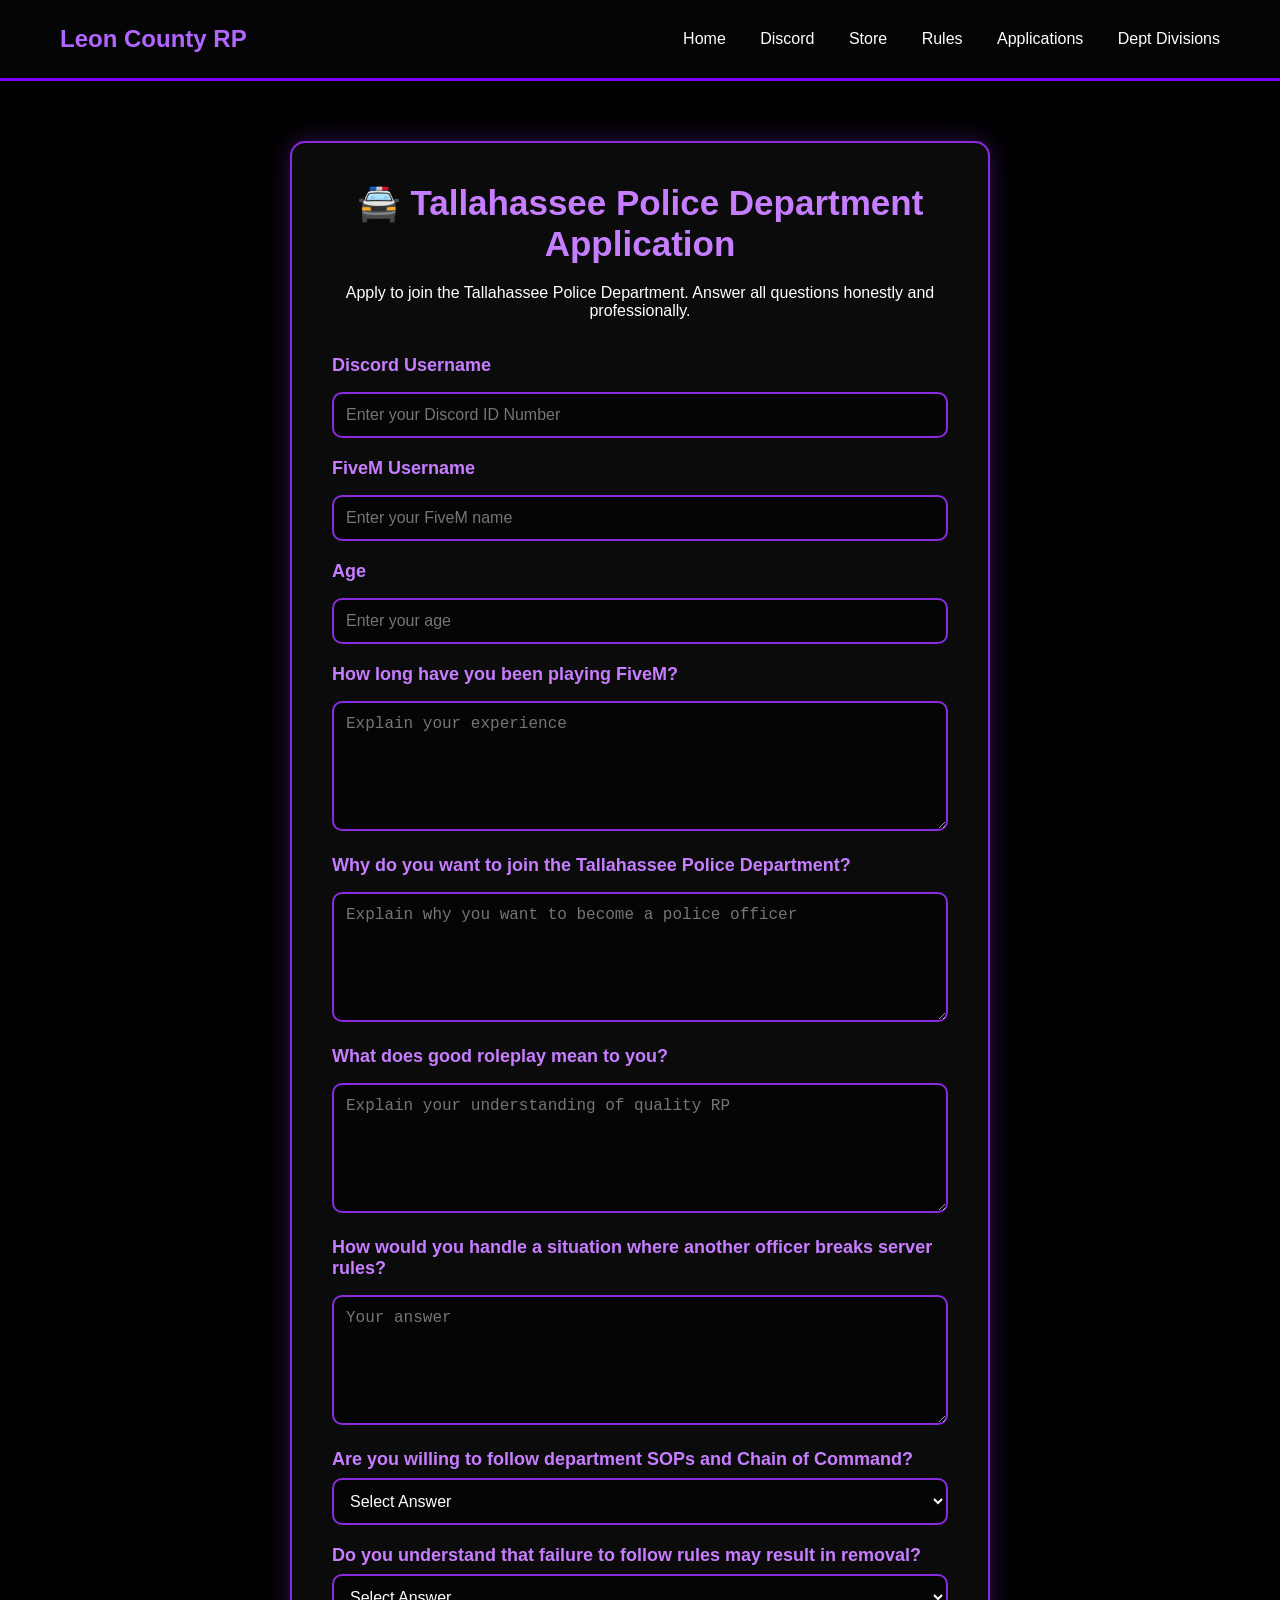
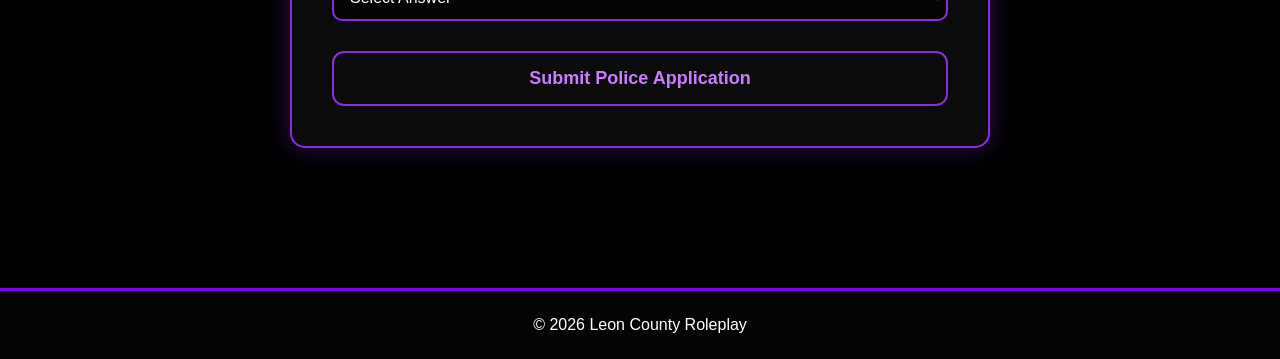
<file: applications/police.html>
<!DOCTYPE html>
<html lang="en">

<head>

<meta charset="UTF-8">

<meta name="viewport" content="width=device-width, initial-scale=1.0">

<title>Sheriff Application | Leon County RP</title>

<link rel="stylesheet" href="../style.css">

<link rel="icon" type="image/png" href="../LeonCountyRPImage.png">

</head>


<body>


<nav class="navbar">

<h1>Leon County RP</h1>

<div class="nav-links">

<a href="../index.html">Home</a>

<a href="https://discord.gg/XZbQ9eDGBN" target="_blank">Discord</a>

<a href="../store.html">Store</a>

<a href="../rules.html">Rules</a>

<a href="../applications.html">Applications</a>

<a href="../divisions.html">Dept Divisions</a>

</div>

</nav>



<section class="application-page">


<div class="application-box">


<h2>🚔 Tallahassee Police Department Application</h2>

<p>
Apply to join the Tallahassee Police Department.
Answer all questions honestly and professionally.
</p>



<form id="applicationForm">
<input type="hidden" name="type" value="Police">

<label>Discord Username</label>

<input 
name="Discord ID Number" 
type="text" 
placeholder="Enter your Discord ID Number"
>



<label>FiveM Username</label>

<input 
name="FiveM Username" 
type="text" 
placeholder="Enter your FiveM name"
>



<label>Age</label>

<input 
name="Age" 
type="number" 
placeholder="Enter your age"
>



<label>How long have you been playing FiveM?</label>

<textarea 
name="FiveM Experience"
placeholder="Explain your experience">
</textarea>



<label>Why do you want to join the Tallahassee Police Department?</label>

<textarea 
name="Reason For Joining"
placeholder="Explain why you want to become a police officer">
</textarea>



<label>What does good roleplay mean to you?</label>

<textarea 
name="Roleplay Knowledge"
placeholder="Explain your understanding of quality RP">
</textarea>



<label>How would you handle a situation where another officer breaks server rules?</label>

<textarea 
name="Rule Violation Scenario"
placeholder="Your answer">
</textarea>



<label>Are you willing to follow department SOPs and Chain of Command?</label>

<select name="SOP Agreement">

<option>Select Answer</option>

<option>Yes</option>

<option>No</option>

</select>



<label>Do you understand that failure to follow rules may result in removal?</label>

<select name="Rules Agreement">

<option>Select Answer</option>

<option>Yes</option>

<option>No</option>

</select>



<button type="submit">
Submit Police Application
</button>



</form>


</div>


</section>



<footer>

<p>
© 2026 Leon County Roleplay
</p>

</footer>



<script src="../script.js"></script>


</body>

</html>
</file>
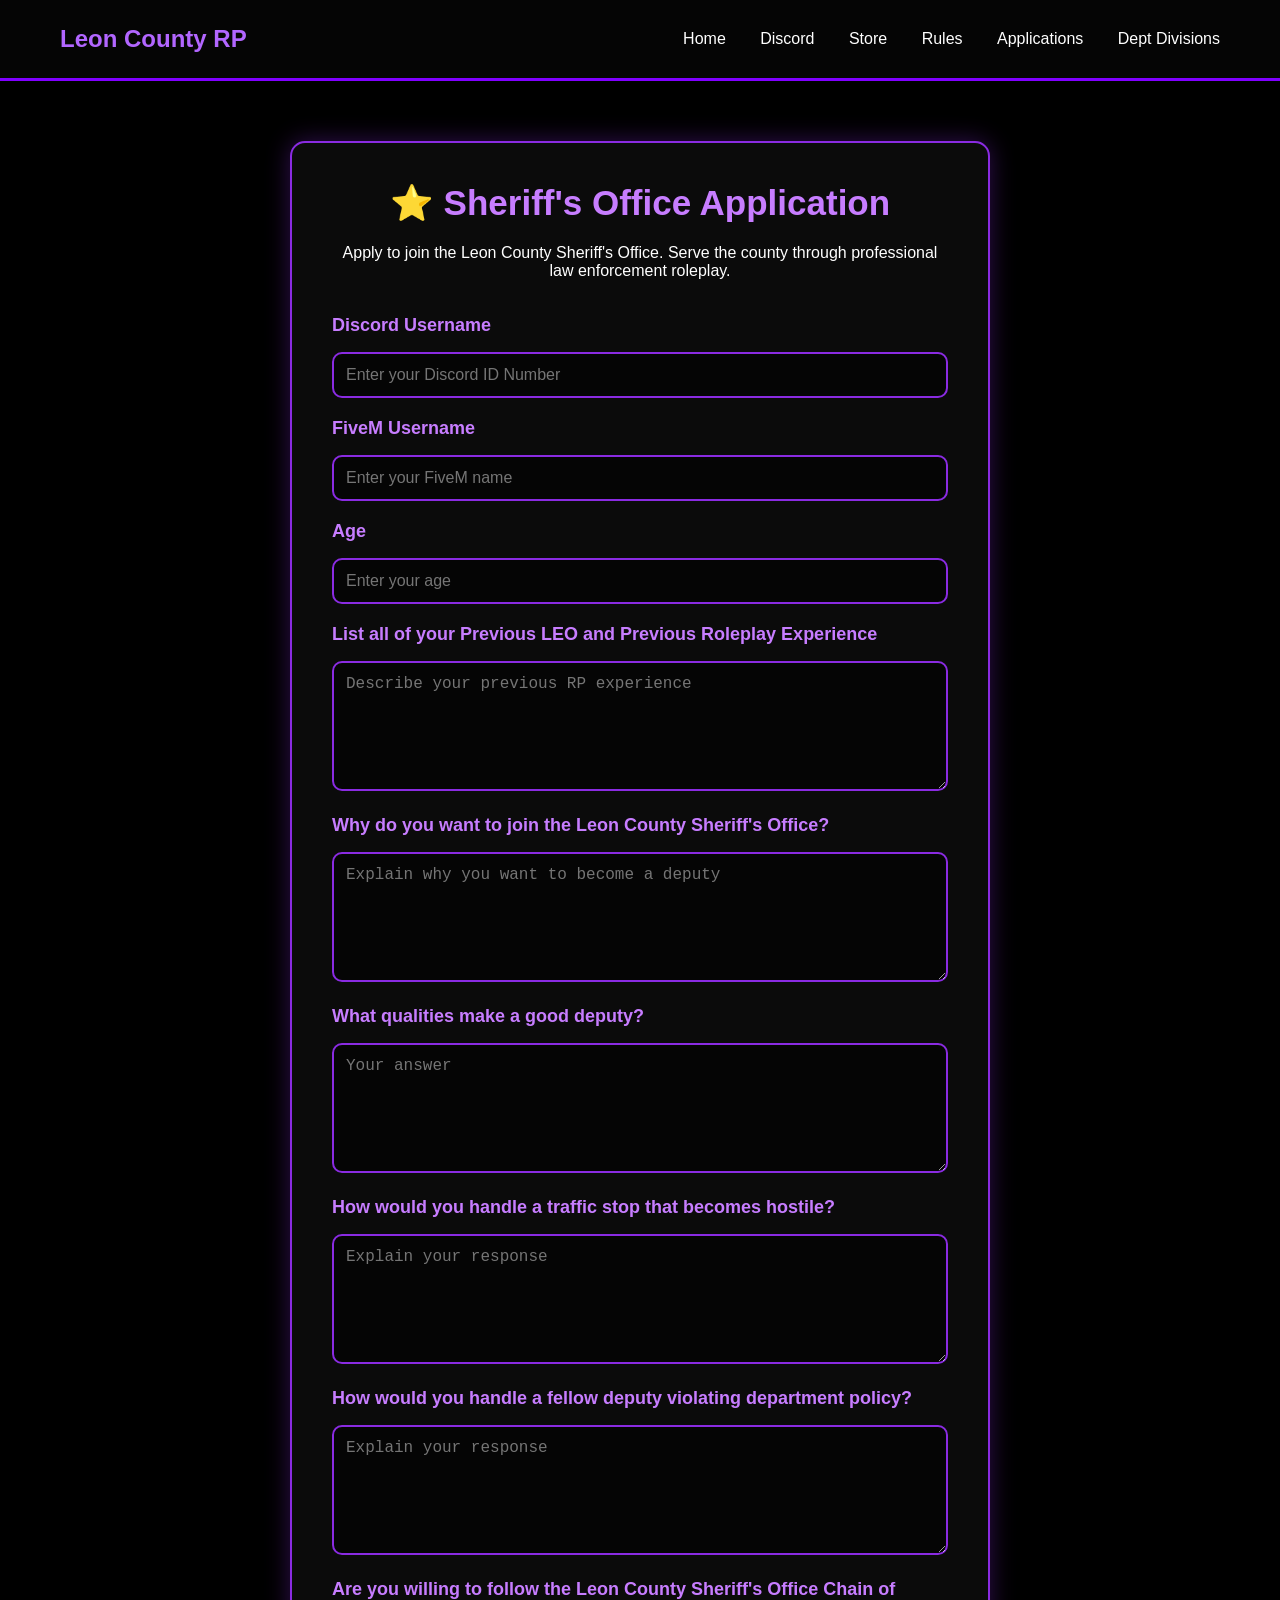
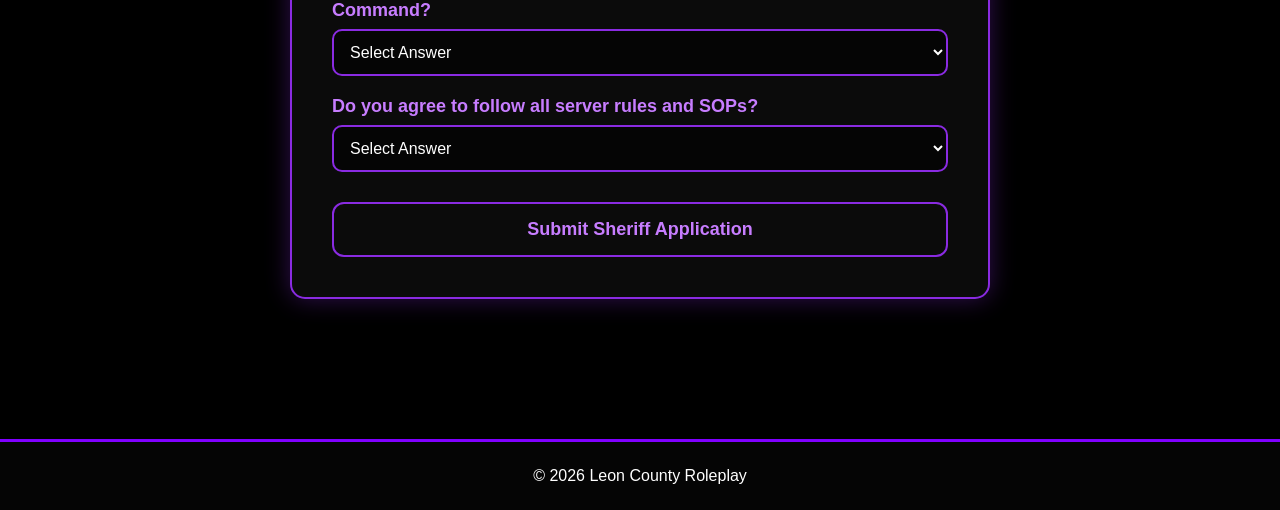
<file: applications/sheriff.html>
<!DOCTYPE html>
<html lang="en">

<head>

<meta charset="UTF-8">

<meta name="viewport" content="width=device-width, initial-scale=1.0">

<title>Sheriff Application | Leon County RP</title>

<link rel="stylesheet" href="../style.css">

<link rel="icon" type="image/png" href="../LeonCountyRPImage.png">

</head>


<body>


<nav class="navbar">

<h1>Leon County RP</h1>

<div class="nav-links">

<a href="../index.html">Home</a>

<a href="https://discord.gg/XZbQ9eDGBN" target="_blank">Discord</a>

<a href="../store.html">Store</a>

<a href="../rules.html">Rules</a>

<a href="../applications.html">Applications</a>

<a href="../divisions.html">Dept Divisions</a>

</div>

</nav>




<section class="application-page">


<div class="application-box">


<h2>⭐ Sheriff's Office Application</h2>

<p>
Apply to join the Leon County Sheriff's Office.
Serve the county through professional law enforcement roleplay.
</p>




<form id="applicationForm">
<input type="hidden" name="type" value="Sheriff">

<label>Discord Username</label>

<input 
name="Discord ID Number"
type="text"
placeholder="Enter your Discord ID Number"
>



<label>FiveM Username</label>

<input 
name="FiveM Username"
type="text"
placeholder="Enter your FiveM name"
>



<label>Age</label>

<input 
name="Age"
type="number"
placeholder="Enter your age"
>



<label>List all of your Previous LEO and Previous Roleplay Experience</label>

<textarea
name="RP Experience"
placeholder="Describe your previous RP experience">
</textarea>



<label>Why do you want to join the Leon County Sheriff's Office?</label>

<textarea
name="Reason For Joining"
placeholder="Explain why you want to become a deputy">
</textarea>



<label>What qualities make a good deputy?</label>

<textarea
name="Deputy Qualities"
placeholder="Your answer">
</textarea>



<label>How would you handle a traffic stop that becomes hostile?</label>

<textarea
name="Traffic Stop Scenario"
placeholder="Explain your response">
</textarea>



<label>How would you handle a fellow deputy violating department policy?</label>

<textarea
name="Policy Violation"
placeholder="Explain your response">
</textarea>



<label>Are you willing to follow the Leon County Sheriff's Office Chain of Command?</label>

<select name="Chain Of Command">

<option>Select Answer</option>

<option>Yes</option>

<option>No</option>

</select>



<label>Do you agree to follow all server rules and SOPs?</label>

<select name="Rules Agreement">

<option>Select Answer</option>

<option>Yes</option>

<option>No</option>

</select>




<button type="submit">
Submit Sheriff Application
</button>



</form>


</div>


</section>




<footer>

<p>
© 2026 Leon County Roleplay
</p>

</footer>



<script src="../script.js"></script>


</body>

</html>
</file>
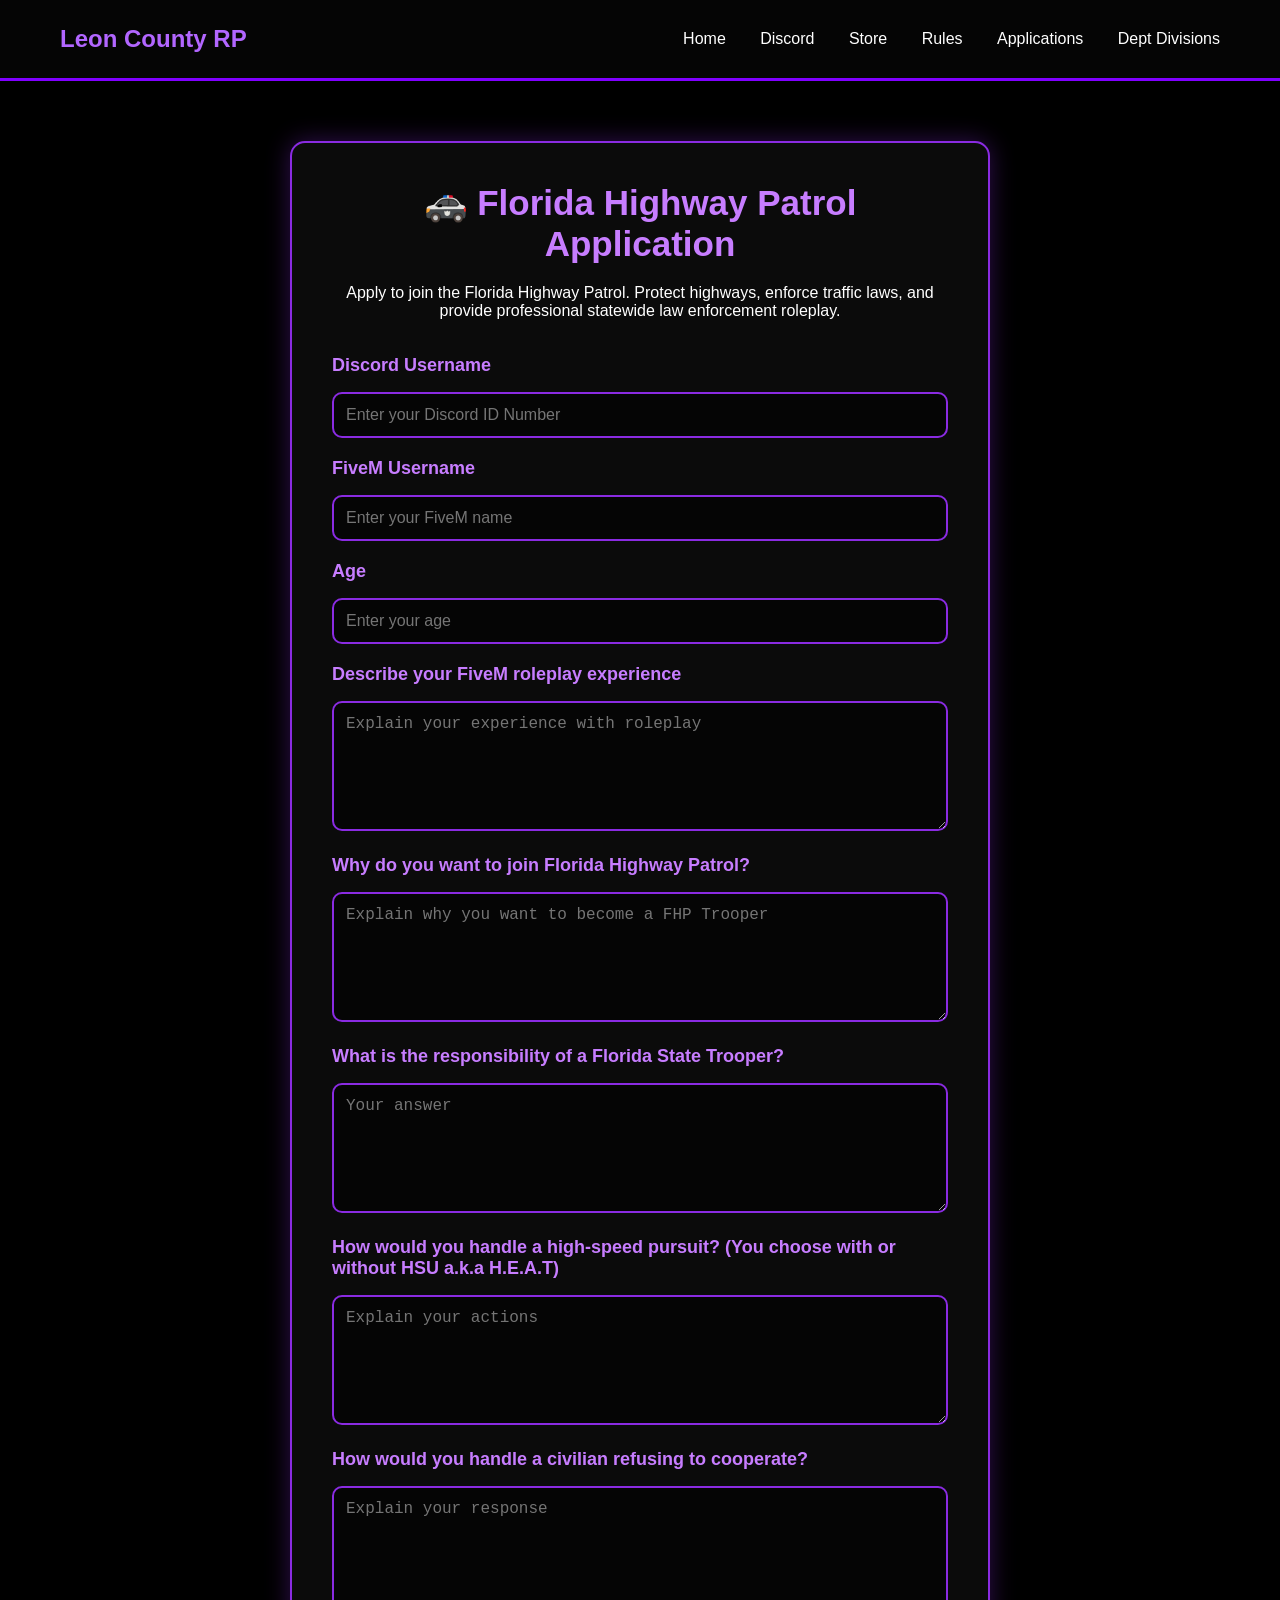
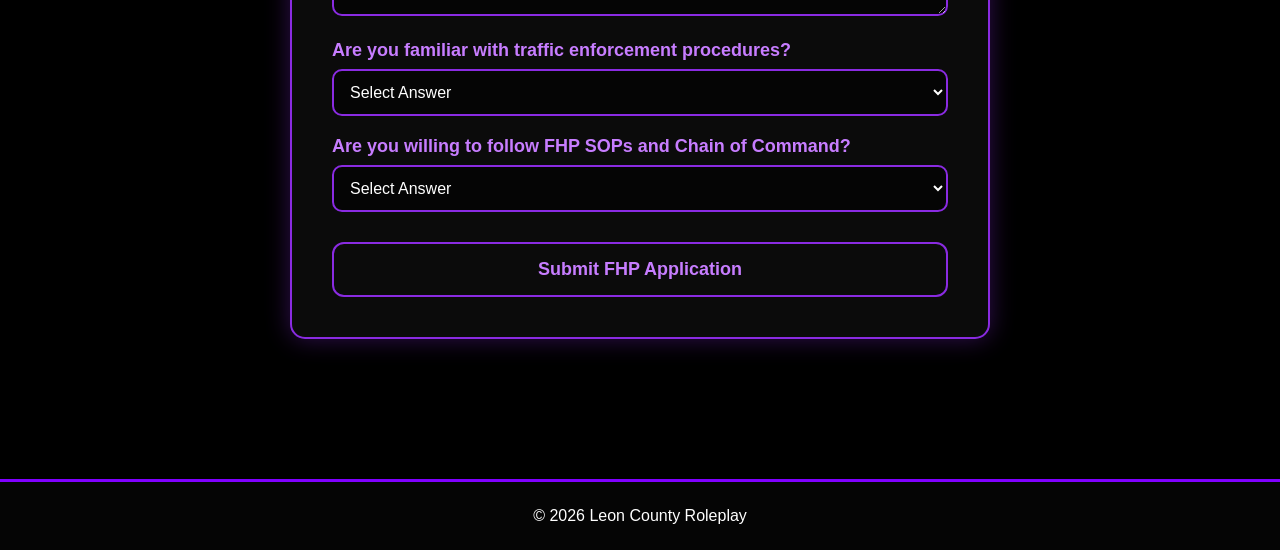
<file: applications/trooper.html>
<!DOCTYPE html>
<html lang="en">

<head>

<meta charset="UTF-8">

<meta name="viewport" content="width=device-width, initial-scale=1.0">

<title>Sheriff Application | Leon County RP</title>

<link rel="stylesheet" href="../style.css">

<link rel="icon" type="image/png" href="../LeonCountyRPImage.png">

</head>


<body>


<nav class="navbar">

<h1>Leon County RP</h1>

<div class="nav-links">

<a href="../index.html">Home</a>

<a href="https://discord.gg/XZbQ9eDGBN" target="_blank">Discord</a>

<a href="../store.html">Store</a>

<a href="../rules.html">Rules</a>

<a href="../applications.html">Applications</a>

<a href="../divisions.html">Dept Divisions</a>

</div>

</nav>




<section class="application-page">


<div class="application-box">


<h2>🚓 Florida Highway Patrol Application</h2>

<p>
Apply to join the Florida Highway Patrol.
Protect highways, enforce traffic laws, and provide professional statewide law enforcement roleplay.
</p>




<form id="applicationForm">
<input type="hidden" name="type" value="FHP">


<label>Discord Username</label>

<input 
name="Discord ID Number"
type="text"
placeholder="Enter your Discord ID Number"
>



<label>FiveM Username</label>

<input 
name="FiveM Username"
type="text"
placeholder="Enter your FiveM name"
>



<label>Age</label>

<input 
name="Age"
type="number"
placeholder="Enter your age"
>



<label>Describe your FiveM roleplay experience</label>

<textarea
name="RP Experience"
placeholder="Explain your experience with roleplay">
</textarea>



<label>Why do you want to join Florida Highway Patrol?</label>

<textarea
name="Reason For Joining"
placeholder="Explain why you want to become a FHP Trooper">
</textarea>



<label>What is the responsibility of a Florida State Trooper?</label>

<textarea
name="Trooper Responsibilities"
placeholder="Your answer">
</textarea>



<label>How would you handle a high-speed pursuit? (You choose with or without HSU a.k.a H.E.A.T)</label>

<textarea
name="Pursuit Scenario"
placeholder="Explain your actions">
</textarea>



<label>How would you handle a civilian refusing to cooperate?</label>

<textarea
name="Civilian Interaction"
placeholder="Explain your response">
</textarea>



<label>Are you familiar with traffic enforcement procedures?</label>

<select name="Traffic Enforcement Knowledge">

<option>Select Answer</option>

<option>Yes</option>

<option>No</option>

</select>



<label>Are you willing to follow FHP SOPs and Chain of Command?</label>

<select name="SOP Agreement">

<option>Select Answer</option>

<option>Yes</option>

<option>No</option>

</select>




<button type="submit">
Submit FHP Application
</button>



</form>


</div>


</section>




<footer>

<p>
© 2026 Leon County Roleplay
</p>

</footer>


<script src="../script.js"></script>


</body>

</html>
</file>
<file: style.css>
* {
    margin: 0;
    padding: 0;
    box-sizing: border-box;
}

body {
    font-family: Arial, sans-serif;
    background: #000000;
    color: white;
}


/* NAVBAR */

.navbar {
    display: flex;
    justify-content: space-between;
    align-items: center;
    padding: 25px 60px;
    background: #050505;
    border-bottom: 3px solid #8000ff;
}

.navbar h1 {
    color: #b266ff;
}


.nav-links a {
    color: white;
    text-decoration: none;
    margin-left: 30px;
}

.nav-links a:hover {
    color: #b266ff;
}


/* HERO */

.hero {
    text-align: center;
    padding: 120px 20px;
    background: #000000;
}


.hero h1 {
    font-size: 55px;
    color: #b266ff;
}


.hero p {
    margin-top: 20px;
    color: #cccccc;
}


/* BUTTONS */

.main-button {
    display: inline-block;
    margin-top: 40px;
    padding: 15px 40px;
    background: #8000ff;
    color: white;
    text-decoration: none;
    border-radius: 8px;
    border: 2px solid #b266ff;
}


.main-button:hover {
    background: #b266ff;
    color: black;
}


/* DEPARTMENT SECTION */

.departments {
    text-align: center;
    padding: 80px 30px;
}


.departments h2 {
    color: #b266ff;
    font-size: 40px;
}


.cards {
    display: flex;
    justify-content: center;
    gap: 40px;
    flex-wrap: wrap;
    margin-top: 50px;
}


.card {
    width: 300px;
    padding: 35px;
    background: #0d0d0d;
    border: 2px solid #8000ff;
    border-radius: 15px;
}


.card:hover {
    box-shadow: 0 0 20px #8000ff;
}


.card h3 {
    color: #b266ff;
    margin-bottom: 15px;
}


.card p {
    color: #cccccc;
}


/* APPLICATION FORMS */

.application-form {

    max-width: 850px;
    margin: 60px auto;
    padding: 45px;

    background: #0d0d0d;

    border: 2px solid #8000ff;

    border-radius: 15px;

}


.form-group {

    margin-bottom: 35px;

}


.form-group label {

    display:block;

    margin-bottom:12px;

    color:white;

}


input,
textarea,
select {

    width:100%;

    padding:15px;

    background:#000;

    color:white;

    border:2px solid #8000ff;

    border-radius:8px;

}



textarea {

    min-height:150px;

}


/* FOOTER */

footer {

    margin-top:80px;

    padding:25px;

    text-align:center;

    background:#050505;

    border-top:3px solid #8000ff;

}
/* =========================
   PREMIUM PURPLE SUBMIT BUTTON
========================= */

.submit-button {

    width: 100%;

    padding: 18px;

    margin-top: 25px;

    background: #0a0a0a;

    color: #c77dff;

    border: 2px solid #8a2be2;

    border-radius: 12px;

    font-size: 20px;

    font-weight: bold;

    letter-spacing: 1px;

    cursor: pointer;

    transition: 0.3s;

    text-transform: uppercase;

    box-shadow: 0 0 10px rgba(138,43,226,0.4);

}


.submit-button:hover {

    background: #8a2be2;

    color: white;

    box-shadow: 0 0 25px #8a2be2;

    transform: translateY(-3px);

}


.submit-button:active {

    transform: scale(0.98);

}
/* DEPARTMENT DIVISIONS */


.division-page {

text-align:center;

padding:50px;

}



.division-container {

display:flex;

justify-content:center;

flex-wrap:wrap;

gap:30px;

margin-top:40px;

}



.division-card {

background:#0b0b0b;

border:2px solid #8a2be2;

border-radius:15px;

padding:30px;

width:380px;

text-align:left;

box-shadow:0 0 15px rgba(138,43,226,0.3);

transition:.3s;

}



.division-card:hover {

transform:translateY(-5px);

box-shadow:0 0 30px #8a2be2;

}
/* HOMEPAGE SECTIONS */

.hero + .division-page {
    margin-top: 40px;
}


.hero ~ .division-page {
    padding-top: 70px;
    padding-bottom: 70px;
}


/* Department Section Highlight */

.hero ~ .division-page:last-of-type {

    margin-top: 50px;

    border-top: 2px solid #8a2be2;

    border-bottom: 2px solid #8a2be2;

    background:#080808;

    box-shadow:0 0 20px rgba(138,43,226,0.25);

}



.hero ~ .division-page h2 {

    font-size:40px;

    color:#c77dff;

    text-shadow:0 0 15px #8a2be2;

    margin-bottom:35px;

}


.division-card h3 {

color:#c77dff;

text-align:center;

font-size:25px;

margin-bottom:20px;

}
    
/* HOMEPAGE HERO */


.hero {

text-align:center;

padding:90px 20px;

}


.hero h1 {

font-size:55px;

color:#c77dff;

text-shadow:0 0 20px #8a2be2;

}



.hero p {

max-width:800px;

margin:25px auto;

font-size:20px;

color:white;

}



.hero-buttons {

margin-top:35px;

display:flex;

justify-content:center;

gap:20px;

}



.main-button {

padding:15px 35px;

background:#0b0b0b;

border:2px solid #8a2be2;

border-radius:12px;

color:#c77dff;

text-decoration:none;

font-weight:bold;

transition:.3s;

}



.main-button:hover {

background:#8a2be2;

color:white;

box-shadow:0 0 25px #8a2be2;

transform:translateY(-3px);

}
/* CIVILIAN APPLICATION FORM */

form {

    width:100%;

}


form label {

    color:#c77dff;

    font-size:18px;

    font-weight:bold;

}


form input,
form textarea {

    width:100%;

    padding:12px;

    margin-top:8px;

    background:#050505;

    border:2px solid #8a2be2;

    border-radius:10px;

    color:white;

    font-size:15px;

}


form textarea {

    min-height:120px;

    resize:vertical;

}


form input:focus,
form textarea:focus {

    outline:none;

    box-shadow:0 0 15px #8a2be2;

}


form input[type="radio"] {

    width:auto;

    margin:15px;

}


form .main-button {

    cursor:pointer;

    width:100%;

}
/* APPLICATION PAGES */


.application-page {

    display:flex;

    justify-content:center;

    padding:60px 20px;

}



.application-box {

    width:700px;

    background:#0b0b0b;

    border:2px solid #8a2be2;

    border-radius:15px;

    padding:40px;

    box-shadow:0 0 25px rgba(138,43,226,0.35);

}



.application-box h2 {

    text-align:center;

    color:#c77dff;

    font-size:35px;

    margin-bottom:20px;

}



.application-box p {

    text-align:center;

    color:white;

    margin-bottom:35px;

}



.application-box label {

    display:block;

    color:#c77dff;

    font-weight:bold;

    margin-top:20px;

    margin-bottom:8px;

}



.application-box input,
.application-box textarea,
.application-box select {


    width:100%;

    padding:12px;

    background:#050505;

    color:white;

    border:2px solid #8a2be2;

    border-radius:10px;

    font-size:16px;

}



.application-box textarea {

    height:130px;

    resize:vertical;

}



.application-box button {


    width:100%;

    margin-top:30px;

    padding:15px;


    background:#0b0b0b;

    color:#c77dff;

    border:2px solid #8a2be2;

    border-radius:12px;


    font-size:18px;

    font-weight:bold;

    cursor:pointer;

    transition:.3s;


}



.application-box button:hover {


    background:#8a2be2;

    color:white;

    box-shadow:0 0 25px #8a2be2;


}
/* Homepage Information Banner */

.info-banner{

    width:90%;
    max-width:1000px;

    margin:70px auto;

    background:#0d0d0d;

    border:2px solid #8a2be2;

    border-radius:18px;

    padding:45px;

    text-align:center;

    box-shadow:0 0 25px rgba(138,43,226,.35);

}

.info-banner h2{

    color:#c77dff;

    font-size:36px;

    margin-bottom:20px;

}

.info-banner p{

    color:white;

    font-size:20px;

    line-height:1.6;

}

.store-grid,
.rules-grid{
    display:grid;
    grid-template-columns:repeat(auto-fit,minmax(320px,1fr));
    gap:30px;
    margin-top:40px;
}

.store-card,
.rules-card{
    background:#111;
    border:2px solid #8a2be2;
    border-radius:15px;
    padding:25px;
    text-align:center;
    transition:.3s;
    box-shadow:0 0 15px rgba(138,43,226,.25);
}

.store-card:hover,
.rules-card:hover{
    transform:translateY(-8px);
    box-shadow:0 0 25px rgba(138,43,226,.55);
}

.store-card h3,
.rules-card h3{
    color:#c77dff;
    margin-bottom:15px;
    font-size:28px;
}

.store-card p,
.rules-card p{
    color:#fff;
    line-height:1.6;
}

.purchase-btn{
    display:inline-block;
    margin-top:20px;
    padding:14px 28px;
    background:#8a2be2;
    color:#fff;
    text-decoration:none;
    border-radius:10px;
    font-weight:bold;
}

.section-title{
    text-align:center;
    color:#c77dff;
    font-size:42px;
    margin:60px 0 20px;
}

.section-subtitle{
    text-align:center;
    color:white;
    margin-bottom:40px;
}
/* =========================
   SERVER STORE
========================= */

.store-page {
    text-align: center;
    padding: 60px 40px;
}

.store-page h1 {
    color: #c77dff;
    font-size: 45px;
    text-shadow: 0 0 15px #8a2be2;
    margin-bottom: 15px;
}

.store-page p {
    color: white;
    font-size: 18px;
}


.store-grid {
    display: grid;
    grid-template-columns: repeat(auto-fit, minmax(300px, 1fr));
    gap: 30px;
    margin-top: 45px;
}


.store-card {
    background: #0b0b0b;
    border: 2px solid #8a2be2;
    border-radius: 15px;
    padding: 30px;
    text-align: center;
    transition: .3s;
    box-shadow: 0 0 15px rgba(138,43,226,.3);
}


.store-card:hover {
    transform: translateY(-8px);
    box-shadow: 0 0 30px #8a2be2;
}


.store-card h3 {
    color: #c77dff;
    font-size: 28px;
    margin-bottom: 15px;
}


.store-card p {
    color: white;
    margin-bottom: 20px;
}


.purchase-btn {
    display: inline-block;
    padding: 14px 25px;
    background: #8a2be2;
    color: white;
    text-decoration: none;
    border-radius: 10px;
    font-weight: bold;
    transition: .3s;
}


.purchase-btn:hover {
    background: #c77dff;
    color: black;
    transform: scale(1.05);

}   
/* =========================
   RULES PAGE
========================= */

.rules-page {
    text-align: center;
    padding: 60px 40px;
}

.rules-page h2 {
    color: #c77dff;
    font-size: 45px;
    text-shadow: 0 0 15px #8a2be2;
    margin-bottom: 20px;
}

.rules-page > p {
    color: white;
    font-size: 18px;
    margin-bottom: 40px;
}


.rules-grid {
    display: grid;
    grid-template-columns: repeat(auto-fit, minmax(300px, 1fr));
    gap: 30px;

}
    .rules-card {
    background: #0b0b0b;
    border: 2px solid #8a2be2;
    border-radius: 15px;
    padding: 20px;
    text-align: left;
    box-shadow: 0 0 15px rgba(138,43,226,.3);
    transition: .3s;
}


.rules-card:hover {
    transform: translateY(-8px);
    box-shadow: 0 0 30px #8a2be2;
}


.rules-card h3 {
    color: #c77dff;
    text-align: center;
    font-size: 26px;
    margin-bottom: 15px;
}


.rules-card p {
    color: white;
    line-height: 1.8;
}
.store-button {
    display: inline-block;
    margin-top: 20px;
    padding: 14px 28px;
    background: #8a2be2;
    color: white;
    text-decoration: none;
    border-radius: 10px;
    font-weight: bold;
    transition: .3s;
}

.store-button:hover {
    background: #c77dff;
    color: black;
    transform: scale(1.05);
}
/* RULES PAGE */

.rules-page {
    text-align: center;
    padding: 35px 25px;
}

.rules-page h2 {
    color: #c77dff;
    font-size: 50px;
    margin-bottom: 25px;
    text-shadow: 0 0 15px #8a2be2;
}

.rules-card h3 {
    color: #c77dff;
    font-size: 30px;
    text-align: center;
    margin-bottom: 15px;
}

.rules-grid {
    display: grid;
    grid-template-columns: repeat(auto-fit, minmax(220px, 1fr));
    gap: 15px;
}

.rules-card {
    background: #0b0b0b;
    border: 2px solid #8a2be2;
    border-radius: 12px;
    padding: 15px;
    text-align: left;
}

.rules-card h3 {
    color: #c77dff;
    font-size: 22px;
    text-align: center;
    margin-bottom: 10px;
}

.rules-card p {
    color: white;
    line-height: 1.7;
    font-size: 17px;
}
</file>
